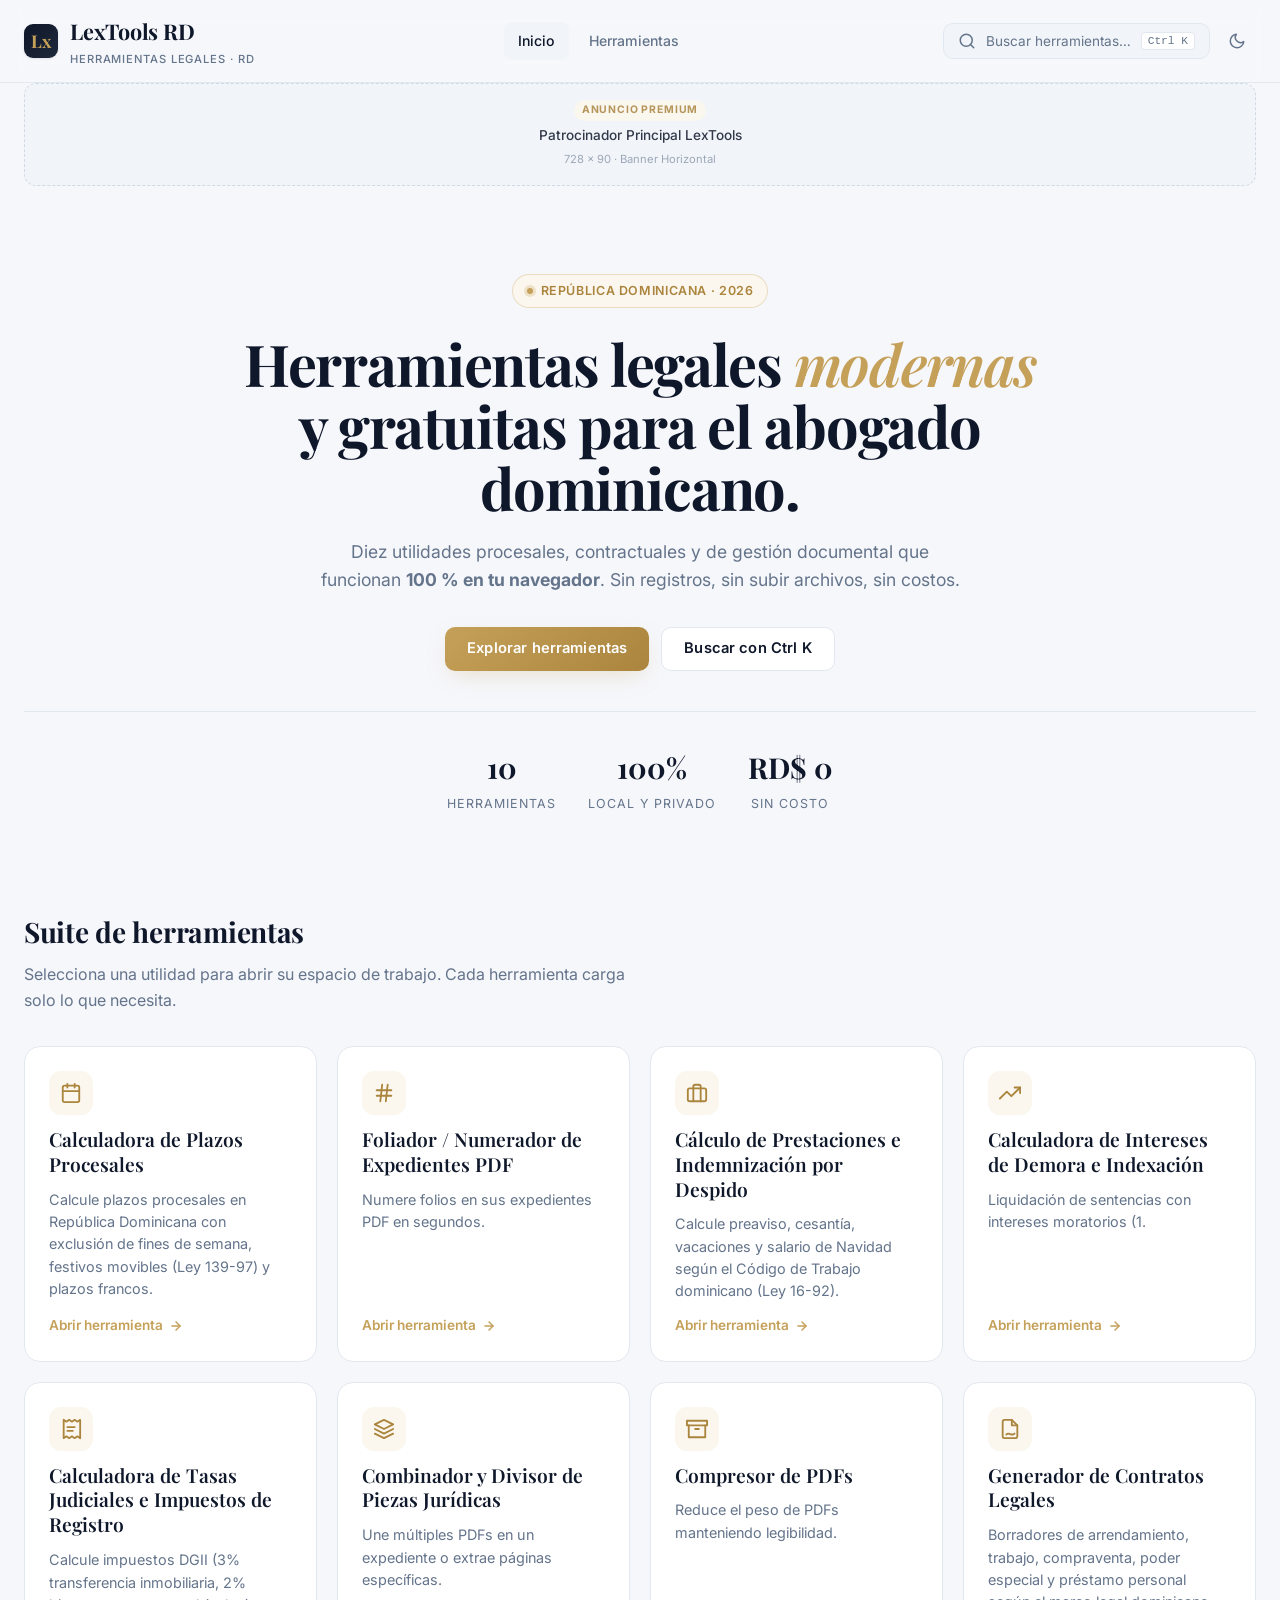
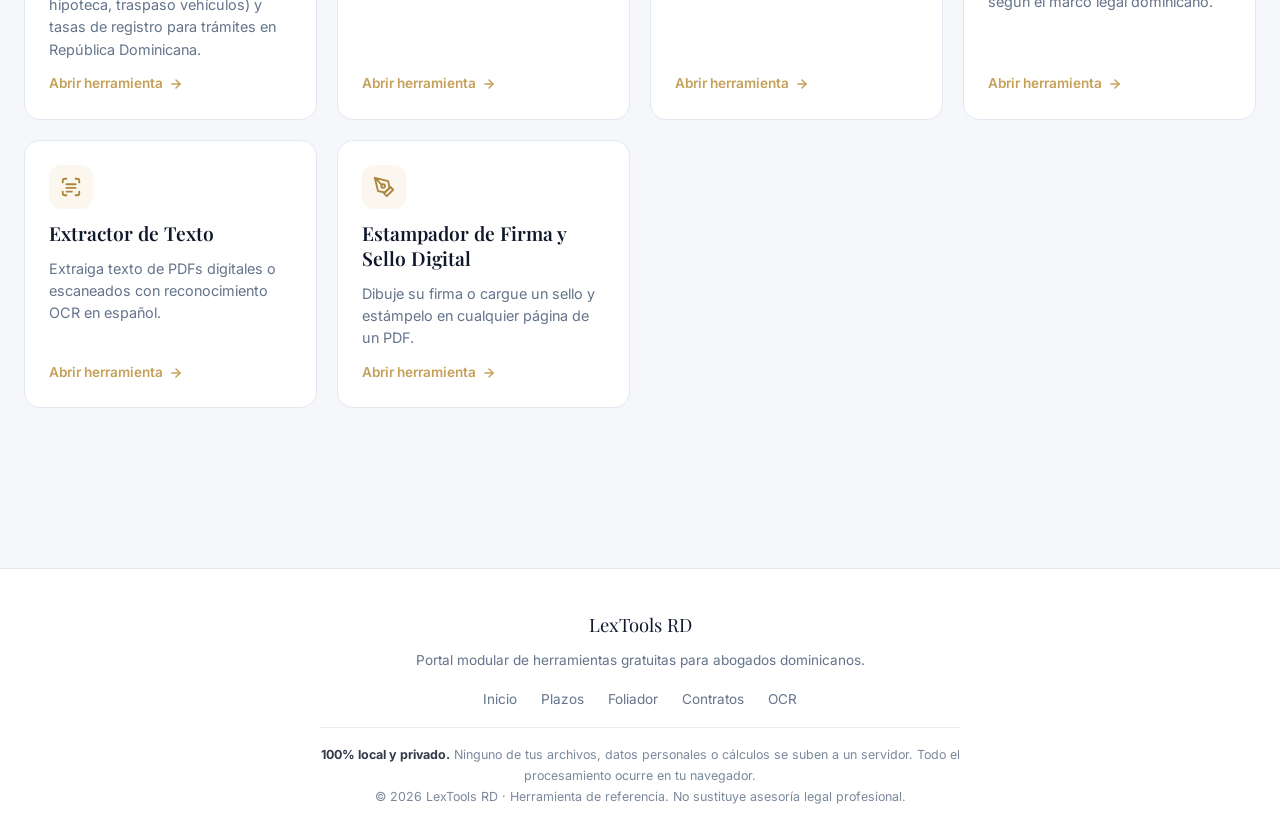
<file: index.html>
<!DOCTYPE html>
<html lang="es">
<head>
    <meta charset="UTF-8">
    <meta name="viewport" content="width=device-width, initial-scale=1.0">
    <title>LexTools RD · Portal de Herramientas Legales para Abogados Dominicanos</title>
    <meta name="description" content="Portal gratuito con 10 herramientas legales para abogados en República Dominicana: cómputo de plazos (Ley 139-97), foliador PDF, prestaciones laborales, contratos, OCR y más. 100% local.">
    <meta name="keywords" content="herramientas legales República Dominicana, abogados RD, cómputo plazos, foliador PDF, prestaciones laborales, contratos legales, LexTools">
    <meta name="author" content="LexTools RD">
    <meta name="robots" content="index,follow">

    <!-- Open Graph / Twitter -->
    <meta property="og:type" content="website">
    <meta property="og:title" content="LexTools RD · Portal de Herramientas Legales para Abogados Dominicanos">
    <meta property="og:description" content="Portal gratuito con 10 herramientas legales para abogados en República Dominicana: cómputo de plazos (Ley 139-97), foliador PDF, prestaciones laborales, contratos, OCR y más. 100% local.">
    <meta property="og:url" content="./">
    <meta property="og:site_name" content="LexTools RD">
    <meta property="og:locale" content="es_DO">
    <meta name="twitter:card" content="summary_large_image">
    <meta name="twitter:title" content="LexTools RD · Portal de Herramientas Legales para Abogados Dominicanos">
    <meta name="twitter:description" content="Portal gratuito con 10 herramientas legales para abogados en República Dominicana: cómputo de plazos (Ley 139-97), foliador PDF, prestaciones laborales, contratos, OCR y más. 100% local.">

    <link rel="canonical" href="./">
    <link rel="icon" type="image/svg+xml" href="favicon.svg">
    <link rel="stylesheet" href="css/styles.css">

    <!-- Dark mode sin flash -->
    <script>
        (function() {
            try {
                var t = localStorage.getItem('lex-theme');
                if (!t) t = window.matchMedia('(prefers-color-scheme: dark)').matches ? 'dark' : 'light';
                if (t === 'dark') document.documentElement.classList.add('dark');
            } catch(e) {}
        })();
    </script>

    
</head>
<body>

    <div class="app-container">
        <div class="ad-placeholder ad-zone-a">
            <span class="ad-badge">Anuncio Premium</span>
            <span class="ad-title">Patrocinador Principal LexTools</span>
            <span class="ad-size">728 × 90 · Banner Horizontal</span>
        </div>

        <section class="hero">
            <span class="hero-eyebrow"><span class="hero-eyebrow-dot"></span>República Dominicana · 2026</span>
            <h1>Herramientas legales <em>modernas</em> y gratuitas para el abogado dominicano.</h1>
            <p class="hero-sub">
                Diez utilidades procesales, contractuales y de gestión documental que funcionan
                <strong>100&nbsp;% en tu navegador</strong>. Sin registros, sin subir archivos, sin costos.
            </p>
            <div style="display:flex; gap:12px; justify-content:center; flex-wrap:wrap;">
                <a href="#herramientas" class="btn-primary btn-accent">Explorar herramientas</a>
                <button class="btn-secondary" data-action="open-palette">Buscar con Ctrl&nbsp;K</button>
            </div>
            <div class="hero-stats">
                <div class="hero-stat"><div class="hero-stat-value">10</div><div class="hero-stat-label">Herramientas</div></div>
                <div class="hero-stat"><div class="hero-stat-value">100%</div><div class="hero-stat-label">Local y privado</div></div>
                <div class="hero-stat"><div class="hero-stat-value">RD$&nbsp;0</div><div class="hero-stat-label">Sin costo</div></div>
            </div>
        </section>

        <section class="tools-section" id="herramientas">
            <h2 class="section-title">Suite de herramientas</h2>
            <p class="section-lead">Selecciona una utilidad para abrir su espacio de trabajo. Cada herramienta carga solo lo que necesita.</p>
            <div class="tools-grid">
                <a href="plazos.html" class="tool-card">
                    <span class="tool-card-icon"><svg width="22" height="22" viewBox="0 0 24 24" fill="none" stroke="currentColor" stroke-width="2" stroke-linecap="round" stroke-linejoin="round"><rect x="3" y="4" width="18" height="18" rx="2"/><line x1="16" y1="2" x2="16" y2="6"/><line x1="8" y1="2" x2="8" y2="6"/><line x1="3" y1="10" x2="21" y2="10"/></svg></span>
                    <h3>Calculadora de Plazos Procesales</h3>
                    <p>Calcule plazos procesales en República Dominicana con exclusión de fines de semana, festivos movibles (Ley 139-97) y plazos francos.</p>
                    <span class="tool-card-cta">
                        Abrir herramienta
                        <svg width="14" height="14" viewBox="0 0 24 24" fill="none" stroke="currentColor" stroke-width="2.5" stroke-linecap="round" stroke-linejoin="round"><line x1="5" y1="12" x2="19" y2="12"/><polyline points="12 5 19 12 12 19"/></svg>
                    </span>
                </a>
                <a href="foliador.html" class="tool-card">
                    <span class="tool-card-icon"><svg width="22" height="22" viewBox="0 0 24 24" fill="none" stroke="currentColor" stroke-width="2" stroke-linecap="round" stroke-linejoin="round"><line x1="4" y1="9" x2="20" y2="9"/><line x1="4" y1="15" x2="20" y2="15"/><line x1="10" y1="3" x2="8" y2="21"/><line x1="16" y1="3" x2="14" y2="21"/></svg></span>
                    <h3>Foliador / Numerador de Expedientes PDF</h3>
                    <p>Numere folios en sus expedientes PDF en segundos.</p>
                    <span class="tool-card-cta">
                        Abrir herramienta
                        <svg width="14" height="14" viewBox="0 0 24 24" fill="none" stroke="currentColor" stroke-width="2.5" stroke-linecap="round" stroke-linejoin="round"><line x1="5" y1="12" x2="19" y2="12"/><polyline points="12 5 19 12 12 19"/></svg>
                    </span>
                </a>
                <a href="prestaciones.html" class="tool-card">
                    <span class="tool-card-icon"><svg width="22" height="22" viewBox="0 0 24 24" fill="none" stroke="currentColor" stroke-width="2" stroke-linecap="round" stroke-linejoin="round"><rect x="2" y="7" width="20" height="14" rx="2"/><path d="M16 21V5a2 2 0 0 0-2-2h-4a2 2 0 0 0-2 2v16"/></svg></span>
                    <h3>Cálculo de Prestaciones e Indemnización por Despido</h3>
                    <p>Calcule preaviso, cesantía, vacaciones y salario de Navidad según el Código de Trabajo dominicano (Ley 16-92).</p>
                    <span class="tool-card-cta">
                        Abrir herramienta
                        <svg width="14" height="14" viewBox="0 0 24 24" fill="none" stroke="currentColor" stroke-width="2.5" stroke-linecap="round" stroke-linejoin="round"><line x1="5" y1="12" x2="19" y2="12"/><polyline points="12 5 19 12 12 19"/></svg>
                    </span>
                </a>
                <a href="intereses.html" class="tool-card">
                    <span class="tool-card-icon"><svg width="22" height="22" viewBox="0 0 24 24" fill="none" stroke="currentColor" stroke-width="2" stroke-linecap="round" stroke-linejoin="round"><polyline points="23 6 13.5 15.5 8.5 10.5 1 18"/><polyline points="17 6 23 6 23 12"/></svg></span>
                    <h3>Calculadora de Intereses de Demora e Indexación</h3>
                    <p>Liquidación de sentencias con intereses moratorios (1.</p>
                    <span class="tool-card-cta">
                        Abrir herramienta
                        <svg width="14" height="14" viewBox="0 0 24 24" fill="none" stroke="currentColor" stroke-width="2.5" stroke-linecap="round" stroke-linejoin="round"><line x1="5" y1="12" x2="19" y2="12"/><polyline points="12 5 19 12 12 19"/></svg>
                    </span>
                </a>
                <a href="tasas.html" class="tool-card">
                    <span class="tool-card-icon"><svg width="22" height="22" viewBox="0 0 24 24" fill="none" stroke="currentColor" stroke-width="2" stroke-linecap="round" stroke-linejoin="round"><path d="M4 2v20l3-2 3 2 3-2 3 2 3-2 3 2V2l-3 2-3-2-3 2-3-2-3 2z"/><line x1="8" y1="10" x2="16" y2="10"/><line x1="8" y1="14" x2="14" y2="14"/></svg></span>
                    <h3>Calculadora de Tasas Judiciales e Impuestos de Registro</h3>
                    <p>Calcule impuestos DGII (3% transferencia inmobiliaria, 2% hipoteca, traspaso vehículos) y tasas de registro para trámites en República Dominicana.</p>
                    <span class="tool-card-cta">
                        Abrir herramienta
                        <svg width="14" height="14" viewBox="0 0 24 24" fill="none" stroke="currentColor" stroke-width="2.5" stroke-linecap="round" stroke-linejoin="round"><line x1="5" y1="12" x2="19" y2="12"/><polyline points="12 5 19 12 12 19"/></svg>
                    </span>
                </a>
                <a href="combinador.html" class="tool-card">
                    <span class="tool-card-icon"><svg width="22" height="22" viewBox="0 0 24 24" fill="none" stroke="currentColor" stroke-width="2" stroke-linecap="round" stroke-linejoin="round"><polygon points="12 2 2 7 12 12 22 7 12 2"/><polyline points="2 17 12 22 22 17"/><polyline points="2 12 12 17 22 12"/></svg></span>
                    <h3>Combinador y Divisor de Piezas Jurídicas</h3>
                    <p>Une múltiples PDFs en un expediente o extrae páginas específicas.</p>
                    <span class="tool-card-cta">
                        Abrir herramienta
                        <svg width="14" height="14" viewBox="0 0 24 24" fill="none" stroke="currentColor" stroke-width="2.5" stroke-linecap="round" stroke-linejoin="round"><line x1="5" y1="12" x2="19" y2="12"/><polyline points="12 5 19 12 12 19"/></svg>
                    </span>
                </a>
                <a href="compresor.html" class="tool-card">
                    <span class="tool-card-icon"><svg width="22" height="22" viewBox="0 0 24 24" fill="none" stroke="currentColor" stroke-width="2" stroke-linecap="round" stroke-linejoin="round"><polyline points="21 8 21 21 3 21 3 8"/><rect x="1" y="3" width="22" height="5"/><line x1="10" y1="12" x2="14" y2="12"/></svg></span>
                    <h3>Compresor de PDFs</h3>
                    <p>Reduce el peso de PDFs manteniendo legibilidad.</p>
                    <span class="tool-card-cta">
                        Abrir herramienta
                        <svg width="14" height="14" viewBox="0 0 24 24" fill="none" stroke="currentColor" stroke-width="2.5" stroke-linecap="round" stroke-linejoin="round"><line x1="5" y1="12" x2="19" y2="12"/><polyline points="12 5 19 12 12 19"/></svg>
                    </span>
                </a>
                <a href="contratos.html" class="tool-card">
                    <span class="tool-card-icon"><svg width="22" height="22" viewBox="0 0 24 24" fill="none" stroke="currentColor" stroke-width="2" stroke-linecap="round" stroke-linejoin="round"><path d="M14 2H6a2 2 0 0 0-2 2v16a2 2 0 0 0 2 2h12a2 2 0 0 0 2-2V8z"/><polyline points="14 2 14 8 20 8"/><path d="M8 18s1-1 2-1 2 1 4 1 3-1 3-1"/></svg></span>
                    <h3>Generador de Contratos Legales</h3>
                    <p>Borradores de arrendamiento, trabajo, compraventa, poder especial y préstamo personal según el marco legal dominicano.</p>
                    <span class="tool-card-cta">
                        Abrir herramienta
                        <svg width="14" height="14" viewBox="0 0 24 24" fill="none" stroke="currentColor" stroke-width="2.5" stroke-linecap="round" stroke-linejoin="round"><line x1="5" y1="12" x2="19" y2="12"/><polyline points="12 5 19 12 12 19"/></svg>
                    </span>
                </a>
                <a href="ocr.html" class="tool-card">
                    <span class="tool-card-icon"><svg width="22" height="22" viewBox="0 0 24 24" fill="none" stroke="currentColor" stroke-width="2" stroke-linecap="round" stroke-linejoin="round"><path d="M3 7V5a2 2 0 0 1 2-2h2"/><path d="M17 3h2a2 2 0 0 1 2 2v2"/><path d="M21 17v2a2 2 0 0 1-2 2h-2"/><path d="M7 21H5a2 2 0 0 1-2-2v-2"/><line x1="7" y1="9" x2="17" y2="9"/><line x1="7" y1="13" x2="17" y2="13"/><line x1="7" y1="17" x2="13" y2="17"/></svg></span>
                    <h3>Extractor de Texto</h3>
                    <p>Extraiga texto de PDFs digitales o escaneados con reconocimiento OCR en español.</p>
                    <span class="tool-card-cta">
                        Abrir herramienta
                        <svg width="14" height="14" viewBox="0 0 24 24" fill="none" stroke="currentColor" stroke-width="2.5" stroke-linecap="round" stroke-linejoin="round"><line x1="5" y1="12" x2="19" y2="12"/><polyline points="12 5 19 12 12 19"/></svg>
                    </span>
                </a>
                <a href="firma.html" class="tool-card">
                    <span class="tool-card-icon"><svg width="22" height="22" viewBox="0 0 24 24" fill="none" stroke="currentColor" stroke-width="2" stroke-linecap="round" stroke-linejoin="round"><path d="M12 19l7-7 3 3-7 7-3-3z"/><path d="M18 13l-1.5-7.5L2 2l3.5 14.5L13 18l5-5z"/><path d="M2 2l7.586 7.586"/><circle cx="11" cy="11" r="2"/></svg></span>
                    <h3>Estampador de Firma y Sello Digital</h3>
                    <p>Dibuje su firma o cargue un sello y estámpelo en cualquier página de un PDF.</p>
                    <span class="tool-card-cta">
                        Abrir herramienta
                        <svg width="14" height="14" viewBox="0 0 24 24" fill="none" stroke="currentColor" stroke-width="2.5" stroke-linecap="round" stroke-linejoin="round"><line x1="5" y1="12" x2="19" y2="12"/><polyline points="12 5 19 12 12 19"/></svg>
                    </span>
                </a>
            </div>
        </section>
    </div>

    <script type="application/ld+json">{
        "@context": "https://schema.org",
        "@type": "WebApplication",
        "name": "LexTools RD",
        "applicationCategory": "LegalService",
        "operatingSystem": "Web",
        "description": "Portal gratuito de herramientas digitales para abogados en la República Dominicana.",
        "url": "./",
        "offers": {"@type": "Offer", "price": "0", "priceCurrency": "DOP"},
        "inLanguage": "es-DO"
    }</script>

    <script src="js/shared.js"></script>
    
</body>
</html>
</file>
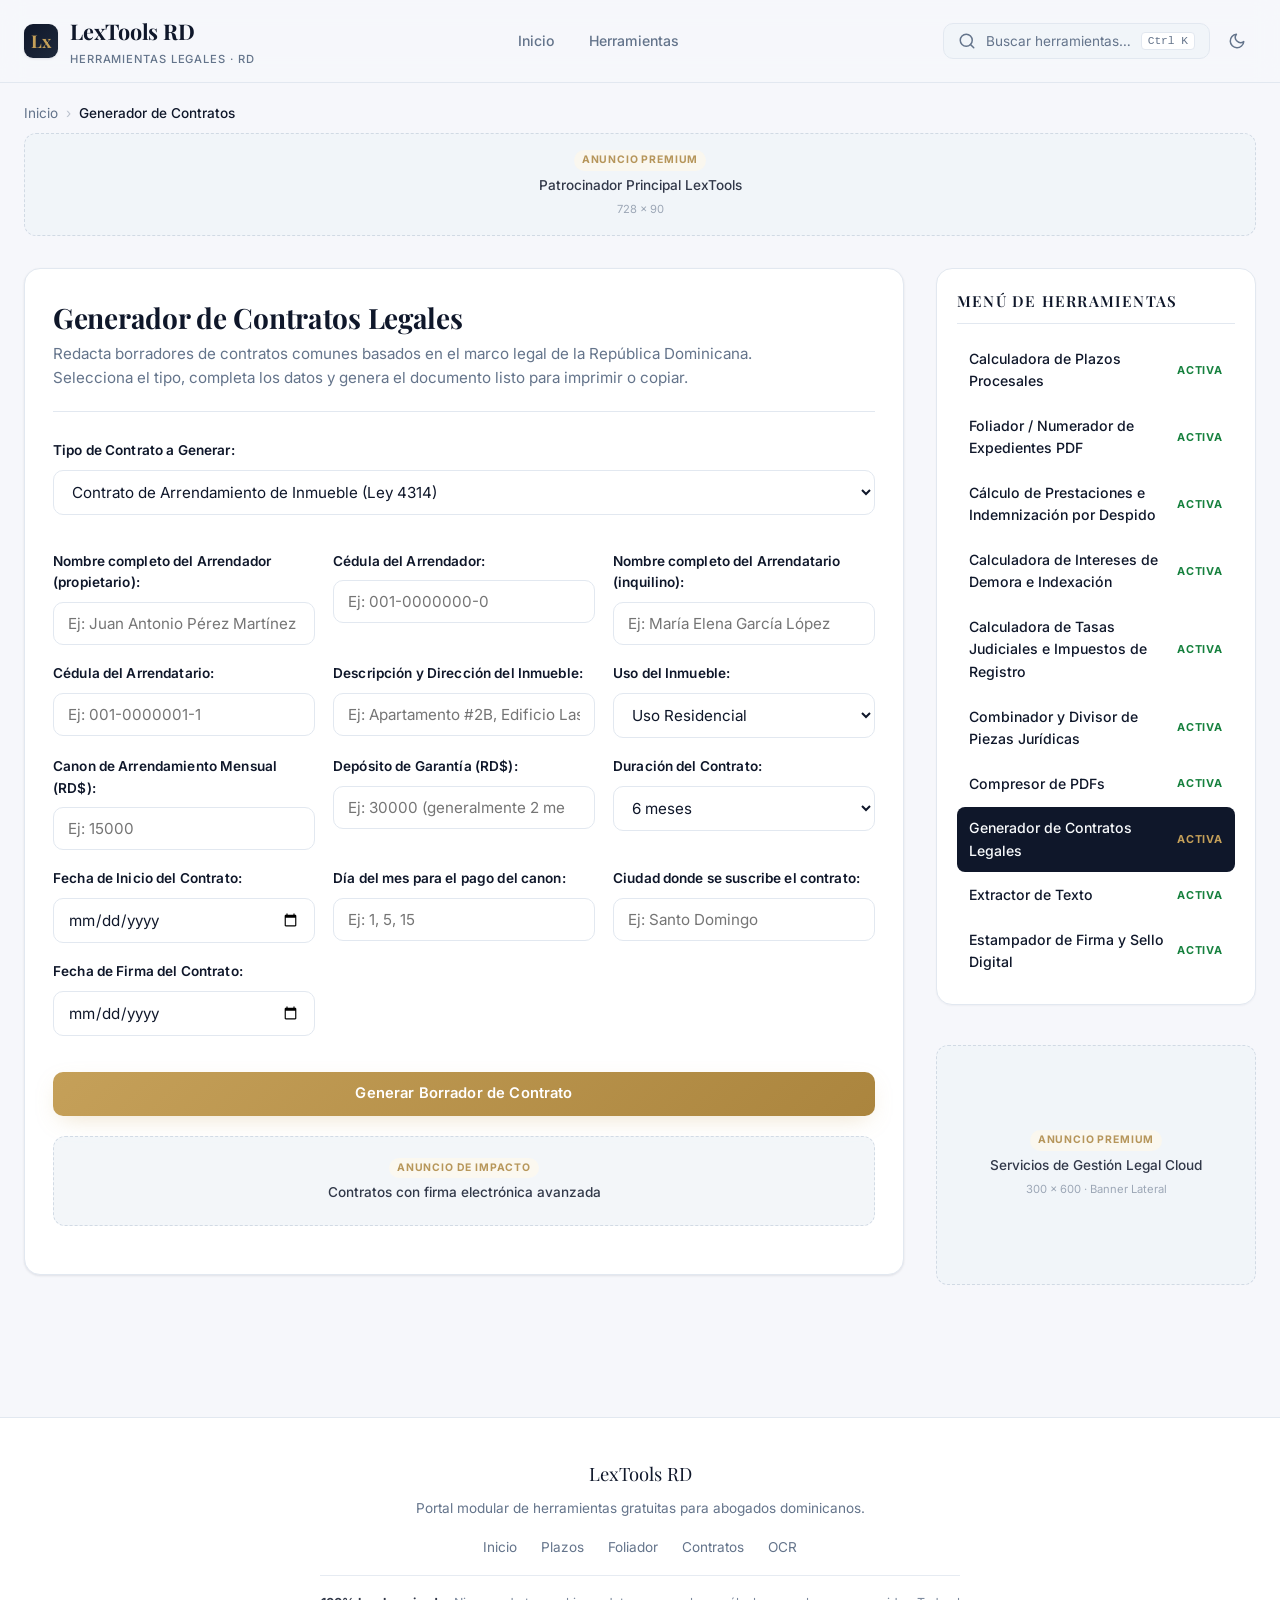
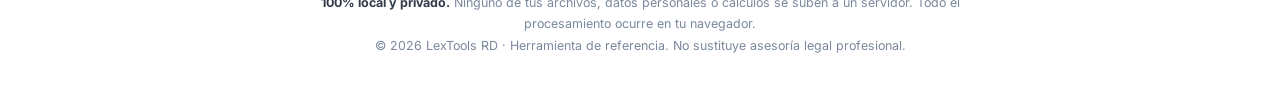
<file: contratos.html>
<!DOCTYPE html>
<html lang="es">
<head>
    <meta charset="UTF-8">
    <meta name="viewport" content="width=device-width, initial-scale=1.0">
    <title>Generador de Contratos Legales RD · Plantillas Gratuitas</title>
    <meta name="description" content="Borradores de arrendamiento, trabajo, compraventa, poder especial y préstamo personal según el marco legal dominicano. Descargue e imprima.">
    <meta name="keywords" content="contrato arrendamiento RD, plantilla contrato trabajo, poder especial notarial, Ley 4314">
    <meta name="author" content="LexTools RD">
    <meta name="robots" content="index,follow">

    <!-- Open Graph / Twitter -->
    <meta property="og:type" content="website">
    <meta property="og:title" content="Generador de Contratos Legales RD · Plantillas Gratuitas">
    <meta property="og:description" content="Borradores de arrendamiento, trabajo, compraventa, poder especial y préstamo personal según el marco legal dominicano. Descargue e imprima.">
    <meta property="og:url" content="./contratos.html">
    <meta property="og:site_name" content="LexTools RD">
    <meta property="og:locale" content="es_DO">
    <meta name="twitter:card" content="summary_large_image">
    <meta name="twitter:title" content="Generador de Contratos Legales RD · Plantillas Gratuitas">
    <meta name="twitter:description" content="Borradores de arrendamiento, trabajo, compraventa, poder especial y préstamo personal según el marco legal dominicano. Descargue e imprima.">

    <link rel="canonical" href="./contratos.html">
    <link rel="icon" type="image/svg+xml" href="favicon.svg">
    <link rel="stylesheet" href="css/styles.css">

    <!-- Dark mode sin flash -->
    <script>
        (function() {
            try {
                var t = localStorage.getItem('lex-theme');
                if (!t) t = window.matchMedia('(prefers-color-scheme: dark)').matches ? 'dark' : 'light';
                if (t === 'dark') document.documentElement.classList.add('dark');
            } catch(e) {}
        })();
    </script>

    
</head>
<body>

    <div class="app-container">
        <div class="ad-placeholder ad-zone-a">
            <span class="ad-badge">Anuncio Premium</span>
            <span class="ad-title">Patrocinador Principal LexTools</span>
            <span class="ad-size">728 × 90</span>
        </div>

        <main class="dashboard-layout">
            <section class="content-area">

                <div class="tool-container" id="tool-contratos">
                    <div class="tool-header">
                        <h2>Generador de Contratos Legales</h2>
                        <p>Redacta borradores de contratos comunes basados en el marco legal de la República Dominicana. Selecciona el tipo, completa los datos y genera el documento listo para imprimir o copiar.</p>
                    </div>
                    <div class="tool-body">
                        <div class="form-grid">
                            <div class="form-group form-full-width">
                                <label for="con-tipo-contrato">Tipo de Contrato a Generar:</label>
                                <select id="con-tipo-contrato">
                                    <option value="arrendamiento">Contrato de Arrendamiento de Inmueble (Ley 4314)</option>
                                    <option value="trabajo">Contrato de Trabajo por Tiempo Indefinido</option>
                                    <option value="compraventa-vehiculo">Compraventa de Vehículo de Motor</option>
                                    <option value="poder-especial">Poder Especial Notarial</option>
                                    <option value="prestamo-personal">Contrato de Préstamo Personal</option>
                                </select>
                            </div>
                        </div>

                        <div id="con-campos-dinamicos" class="form-grid" style="margin-top: 8px;"></div>

                        <button id="btn-generar-contrato" class="btn-primary btn-accent" style="margin-top: 8px;">
                            Generar Borrador de Contrato
                        </button>

                        <div class="ad-placeholder ad-zone-c">
                            <span class="ad-badge">Anuncio de Impacto</span>
                            <span class="ad-title">Contratos con firma electrónica avanzada</span>
                        </div>

                        <div id="con-preview-container" style="display:none; margin-top: 24px;">
                            <div style="display:flex; justify-content:space-between; align-items:center; margin-bottom:16px; flex-wrap:wrap; gap:12px;">
                                <h3 style="margin:0; font-family:'Playfair Display',serif; color:var(--primary);">Borrador de Contrato Generado</h3>
                                <div style="display:flex; gap:10px; flex-wrap:wrap;">
                                    <button id="btn-imprimir-contrato" class="btn-secondary" style="padding: 10px 18px; font-size: 0.85rem;">
                                        Imprimir / Guardar como PDF
                                    </button>
                                    <button id="btn-copiar-contrato" class="btn-secondary" style="padding: 10px 18px; font-size: 0.85rem;">
                                        Copiar al Portapapeles
                                    </button>
                                </div>
                            </div>
                            <div id="con-preview-area" style="background:#fff; color:#1a1a2e; border: 1px solid var(--border); border-radius: 12px; padding: 48px; font-family: 'EB Garamond', Georgia, serif; font-size: 1rem; line-height: 1.8; box-shadow: var(--shadow-md);"></div>
                        </div>
                    </div>
                </div>

            </section>
            <aside class="sidebar-area">
                <div class="sidebar-card">
                    <h3 class="sidebar-title">Menú de herramientas</h3>
                    <ul class="tool-nav-list">
                        <li>
                            <a href="plazos.html" >
                                <span>Calculadora de Plazos Procesales</span>
                                <span class="tool-status">Activa</span>
                            </a>
                        </li>
                        <li>
                            <a href="foliador.html" >
                                <span>Foliador / Numerador de Expedientes PDF</span>
                                <span class="tool-status">Activa</span>
                            </a>
                        </li>
                        <li>
                            <a href="prestaciones.html" >
                                <span>Cálculo de Prestaciones e Indemnización por Despido</span>
                                <span class="tool-status">Activa</span>
                            </a>
                        </li>
                        <li>
                            <a href="intereses.html" >
                                <span>Calculadora de Intereses de Demora e Indexación</span>
                                <span class="tool-status">Activa</span>
                            </a>
                        </li>
                        <li>
                            <a href="tasas.html" >
                                <span>Calculadora de Tasas Judiciales e Impuestos de Registro</span>
                                <span class="tool-status">Activa</span>
                            </a>
                        </li>
                        <li>
                            <a href="combinador.html" >
                                <span>Combinador y Divisor de Piezas Jurídicas</span>
                                <span class="tool-status">Activa</span>
                            </a>
                        </li>
                        <li>
                            <a href="compresor.html" >
                                <span>Compresor de PDFs</span>
                                <span class="tool-status">Activa</span>
                            </a>
                        </li>
                        <li>
                            <a href="contratos.html" aria-current="page">
                                <span>Generador de Contratos Legales</span>
                                <span class="tool-status">Activa</span>
                            </a>
                        </li>
                        <li>
                            <a href="ocr.html" >
                                <span>Extractor de Texto</span>
                                <span class="tool-status">Activa</span>
                            </a>
                        </li>
                        <li>
                            <a href="firma.html" >
                                <span>Estampador de Firma y Sello Digital</span>
                                <span class="tool-status">Activa</span>
                            </a>
                        </li>
                    </ul>
                </div>
                <div class="ad-placeholder ad-zone-b">
                    <span class="ad-badge">Anuncio Premium</span>
                    <span class="ad-title">Servicios de Gestión Legal Cloud</span>
                    <span class="ad-size">300 × 600 · Banner Lateral</span>
                </div>
            </aside>
        </main>
    </div>

    <script type="application/ld+json">{
        "@context": "https://schema.org",
        "@type": "SoftwareApplication",
        "name": "Generador de Contratos Legales",
        "applicationCategory": "LegalService",
        "operatingSystem": "Web",
        "description": "Borradores de arrendamiento, trabajo, compraventa, poder especial y préstamo personal según el marco legal dominicano. Descargue e imprima.",
        "offers": {"@type": "Offer", "price": "0", "priceCurrency": "DOP"},
        "isPartOf": {"@type": "WebSite", "name": "LexTools RD", "url": "./"}
    }</script>

    <script src="js/shared.js"></script>
        <script src="js/contratos.js"></script>
</body>
</html>
</file>
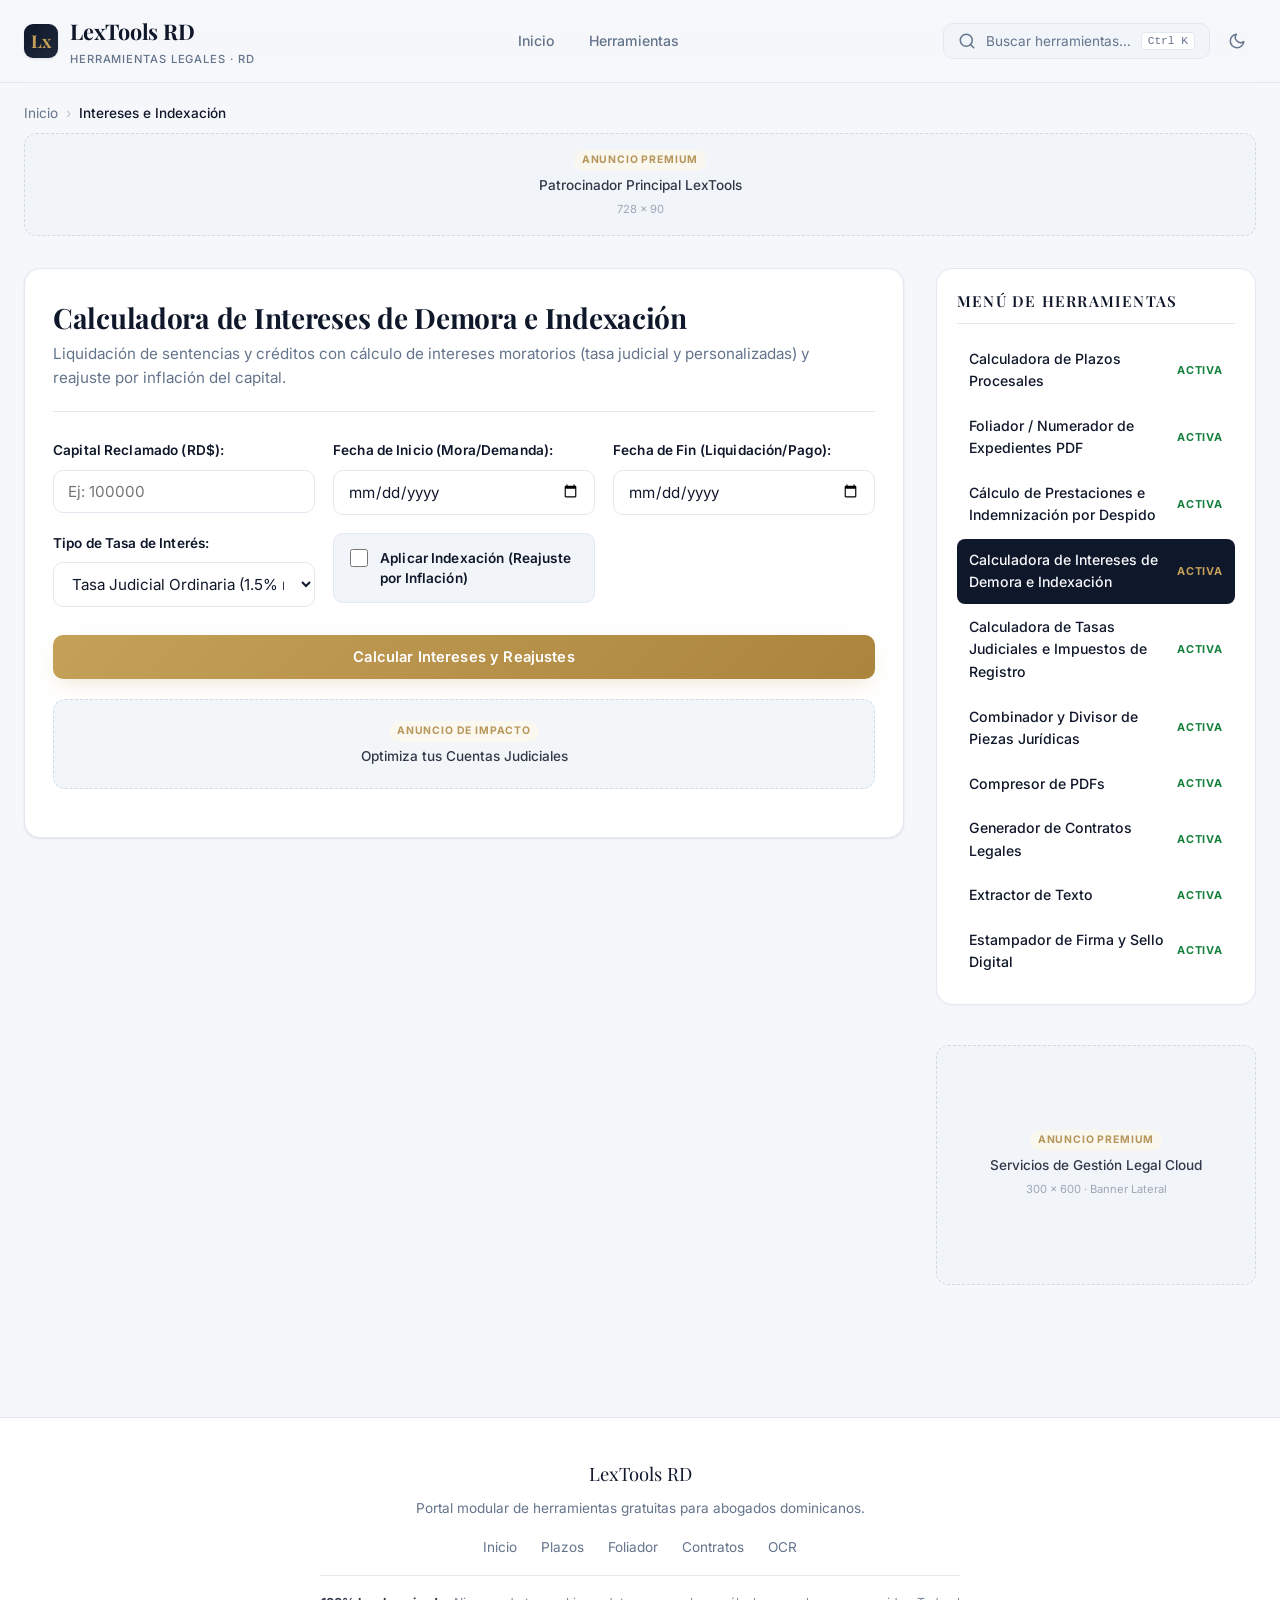
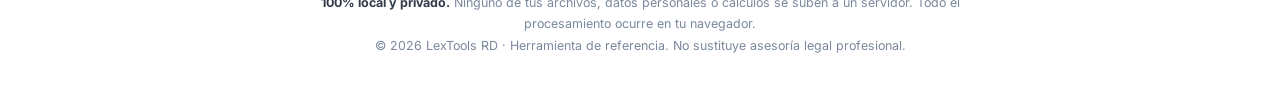
<file: intereses.html>
<!DOCTYPE html>
<html lang="es">
<head>
    <meta charset="UTF-8">
    <meta name="viewport" content="width=device-width, initial-scale=1.0">
    <title>Calculadora de Intereses Judiciales e Indexación RD · LexTools</title>
    <meta name="description" content="Liquidación de sentencias con intereses moratorios (1.5% mensual judicial) e indexación por inflación de capital en República Dominicana.">
    <meta name="keywords" content="intereses de demora, indexación monetaria, tasa judicial RD, liquidación sentencia">
    <meta name="author" content="LexTools RD">
    <meta name="robots" content="index,follow">

    <!-- Open Graph / Twitter -->
    <meta property="og:type" content="website">
    <meta property="og:title" content="Calculadora de Intereses Judiciales e Indexación RD · LexTools">
    <meta property="og:description" content="Liquidación de sentencias con intereses moratorios (1.5% mensual judicial) e indexación por inflación de capital en República Dominicana.">
    <meta property="og:url" content="./intereses.html">
    <meta property="og:site_name" content="LexTools RD">
    <meta property="og:locale" content="es_DO">
    <meta name="twitter:card" content="summary_large_image">
    <meta name="twitter:title" content="Calculadora de Intereses Judiciales e Indexación RD · LexTools">
    <meta name="twitter:description" content="Liquidación de sentencias con intereses moratorios (1.5% mensual judicial) e indexación por inflación de capital en República Dominicana.">

    <link rel="canonical" href="./intereses.html">
    <link rel="icon" type="image/svg+xml" href="favicon.svg">
    <link rel="stylesheet" href="css/styles.css">

    <!-- Dark mode sin flash -->
    <script>
        (function() {
            try {
                var t = localStorage.getItem('lex-theme');
                if (!t) t = window.matchMedia('(prefers-color-scheme: dark)').matches ? 'dark' : 'light';
                if (t === 'dark') document.documentElement.classList.add('dark');
            } catch(e) {}
        })();
    </script>

    
</head>
<body>

    <div class="app-container">
        <div class="ad-placeholder ad-zone-a">
            <span class="ad-badge">Anuncio Premium</span>
            <span class="ad-title">Patrocinador Principal LexTools</span>
            <span class="ad-size">728 × 90</span>
        </div>

        <main class="dashboard-layout">
            <section class="content-area">

                <div class="tool-container" id="tool-intereses">
                    <div class="tool-header">
                        <h2>Calculadora de Intereses de Demora e Indexación</h2>
                        <p>Liquidación de sentencias y créditos con cálculo de intereses moratorios (tasa judicial y personalizadas) y reajuste por inflación del capital.</p>
                    </div>
                    <div class="tool-body">
                        <div class="form-grid">
                            <div class="form-group">
                                <label for="int-capital">Capital Reclamado (RD$):</label>
                                <input type="number" id="int-capital" placeholder="Ej: 100000" min="1" required>
                            </div>
                            <div class="form-group">
                                <label for="int-inicio">Fecha de Inicio (Mora/Demanda):</label>
                                <input type="date" id="int-inicio" required>
                            </div>
                            <div class="form-group">
                                <label for="int-fin">Fecha de Fin (Liquidación/Pago):</label>
                                <input type="date" id="int-fin" required>
                            </div>
                            <div class="form-group">
                                <label for="int-tipo-tasa">Tipo de Tasa de Interés:</label>
                                <select id="int-tipo-tasa">
                                    <option value="judicial">Tasa Judicial Ordinaria (1.5% mensual / 18% anual)</option>
                                    <option value="anual-manual">Tasa Anual Personalizada (%)</option>
                                    <option value="mensual-manual">Tasa Mensual Personalizada (%)</option>
                                </select>
                            </div>
                            <div class="form-group" id="int-tasa-manual-container" style="display:none;">
                                <label for="int-tasa-valor">Tasa (%):</label>
                                <input type="number" id="int-tasa-valor" step="0.01" value="12">
                            </div>
                            <div class="form-group">
                                <label class="checkbox-group">
                                    <input type="checkbox" id="int-indexar">
                                    <span>Aplicar Indexación (Reajuste por Inflación)</span>
                                </label>
                            </div>
                            <div class="form-group form-full-width" id="int-inflacion-container" style="display:none;">
                                <label for="int-inflacion-valor">Tasa de Inflación Anual Estimada (%):</label>
                                <input type="number" id="int-inflacion-valor" step="0.1" value="4.5">
                            </div>
                        </div>

                        <button id="btn-calcular-intereses" class="btn-primary btn-accent">
                            Calcular Intereses y Reajustes
                        </button>

                        <div class="ad-placeholder ad-zone-c">
                            <span class="ad-badge">Anuncio de Impacto</span>
                            <span class="ad-title">Optimiza tus Cuentas Judiciales</span>
                        </div>

                        <div id="intereses-results" class="results-card">
                            <h3>Liquidación de Capital e Intereses</h3>
                            <div class="result-main">
                                <div class="result-value-box">
                                    <div class="result-label">Total Liquidado a la Fecha</div>
                                    <div id="res-int-total" class="result-value">-</div>
                                </div>
                            </div>
                            <ul class="result-detail-list">
                                <li><span class="result-detail-label">Capital Original:</span><span id="res-int-capital" class="result-detail-val">-</span></li>
                                <li><span class="result-detail-label">Tiempo Transcurrido:</span><span id="res-int-dias" class="result-detail-val">-</span></li>
                                <li><span class="result-detail-label">Intereses de Demora:</span><span id="res-int-intereses" class="result-detail-val">-</span></li>
                                <li id="res-int-indexacion-container" style="display:none; flex-direction:column; align-items:flex-start; gap:4px;">
                                    <div style="display:flex; justify-content:space-between; width:100%;">
                                        <span class="result-detail-label">Indexación por Inflación:</span>
                                        <span id="res-int-indexacion" class="result-detail-val">-</span>
                                    </div>
                                    <span id="res-int-indexacion-desc" style="color: var(--text-muted); font-size: 0.75rem;"></span>
                                </li>
                                <li><span class="result-detail-label">Tasa Aplicada:</span><span id="res-int-tasa-desc" class="result-detail-val" style="font-size: 0.85rem; color: var(--text-muted);">-</span></li>
                            </ul>
                        </div>
                    </div>
                </div>

            </section>
            <aside class="sidebar-area">
                <div class="sidebar-card">
                    <h3 class="sidebar-title">Menú de herramientas</h3>
                    <ul class="tool-nav-list">
                        <li>
                            <a href="plazos.html" >
                                <span>Calculadora de Plazos Procesales</span>
                                <span class="tool-status">Activa</span>
                            </a>
                        </li>
                        <li>
                            <a href="foliador.html" >
                                <span>Foliador / Numerador de Expedientes PDF</span>
                                <span class="tool-status">Activa</span>
                            </a>
                        </li>
                        <li>
                            <a href="prestaciones.html" >
                                <span>Cálculo de Prestaciones e Indemnización por Despido</span>
                                <span class="tool-status">Activa</span>
                            </a>
                        </li>
                        <li>
                            <a href="intereses.html" aria-current="page">
                                <span>Calculadora de Intereses de Demora e Indexación</span>
                                <span class="tool-status">Activa</span>
                            </a>
                        </li>
                        <li>
                            <a href="tasas.html" >
                                <span>Calculadora de Tasas Judiciales e Impuestos de Registro</span>
                                <span class="tool-status">Activa</span>
                            </a>
                        </li>
                        <li>
                            <a href="combinador.html" >
                                <span>Combinador y Divisor de Piezas Jurídicas</span>
                                <span class="tool-status">Activa</span>
                            </a>
                        </li>
                        <li>
                            <a href="compresor.html" >
                                <span>Compresor de PDFs</span>
                                <span class="tool-status">Activa</span>
                            </a>
                        </li>
                        <li>
                            <a href="contratos.html" >
                                <span>Generador de Contratos Legales</span>
                                <span class="tool-status">Activa</span>
                            </a>
                        </li>
                        <li>
                            <a href="ocr.html" >
                                <span>Extractor de Texto</span>
                                <span class="tool-status">Activa</span>
                            </a>
                        </li>
                        <li>
                            <a href="firma.html" >
                                <span>Estampador de Firma y Sello Digital</span>
                                <span class="tool-status">Activa</span>
                            </a>
                        </li>
                    </ul>
                </div>
                <div class="ad-placeholder ad-zone-b">
                    <span class="ad-badge">Anuncio Premium</span>
                    <span class="ad-title">Servicios de Gestión Legal Cloud</span>
                    <span class="ad-size">300 × 600 · Banner Lateral</span>
                </div>
            </aside>
        </main>
    </div>

    <script type="application/ld+json">{
        "@context": "https://schema.org",
        "@type": "SoftwareApplication",
        "name": "Calculadora de Intereses de Demora e Indexación",
        "applicationCategory": "LegalService",
        "operatingSystem": "Web",
        "description": "Liquidación de sentencias con intereses moratorios (1.5% mensual judicial) e indexación por inflación de capital en República Dominicana.",
        "offers": {"@type": "Offer", "price": "0", "priceCurrency": "DOP"},
        "isPartOf": {"@type": "WebSite", "name": "LexTools RD", "url": "./"}
    }</script>

    <script src="js/shared.js"></script>
        <script src="js/intereses.js"></script>
</body>
</html>
</file>
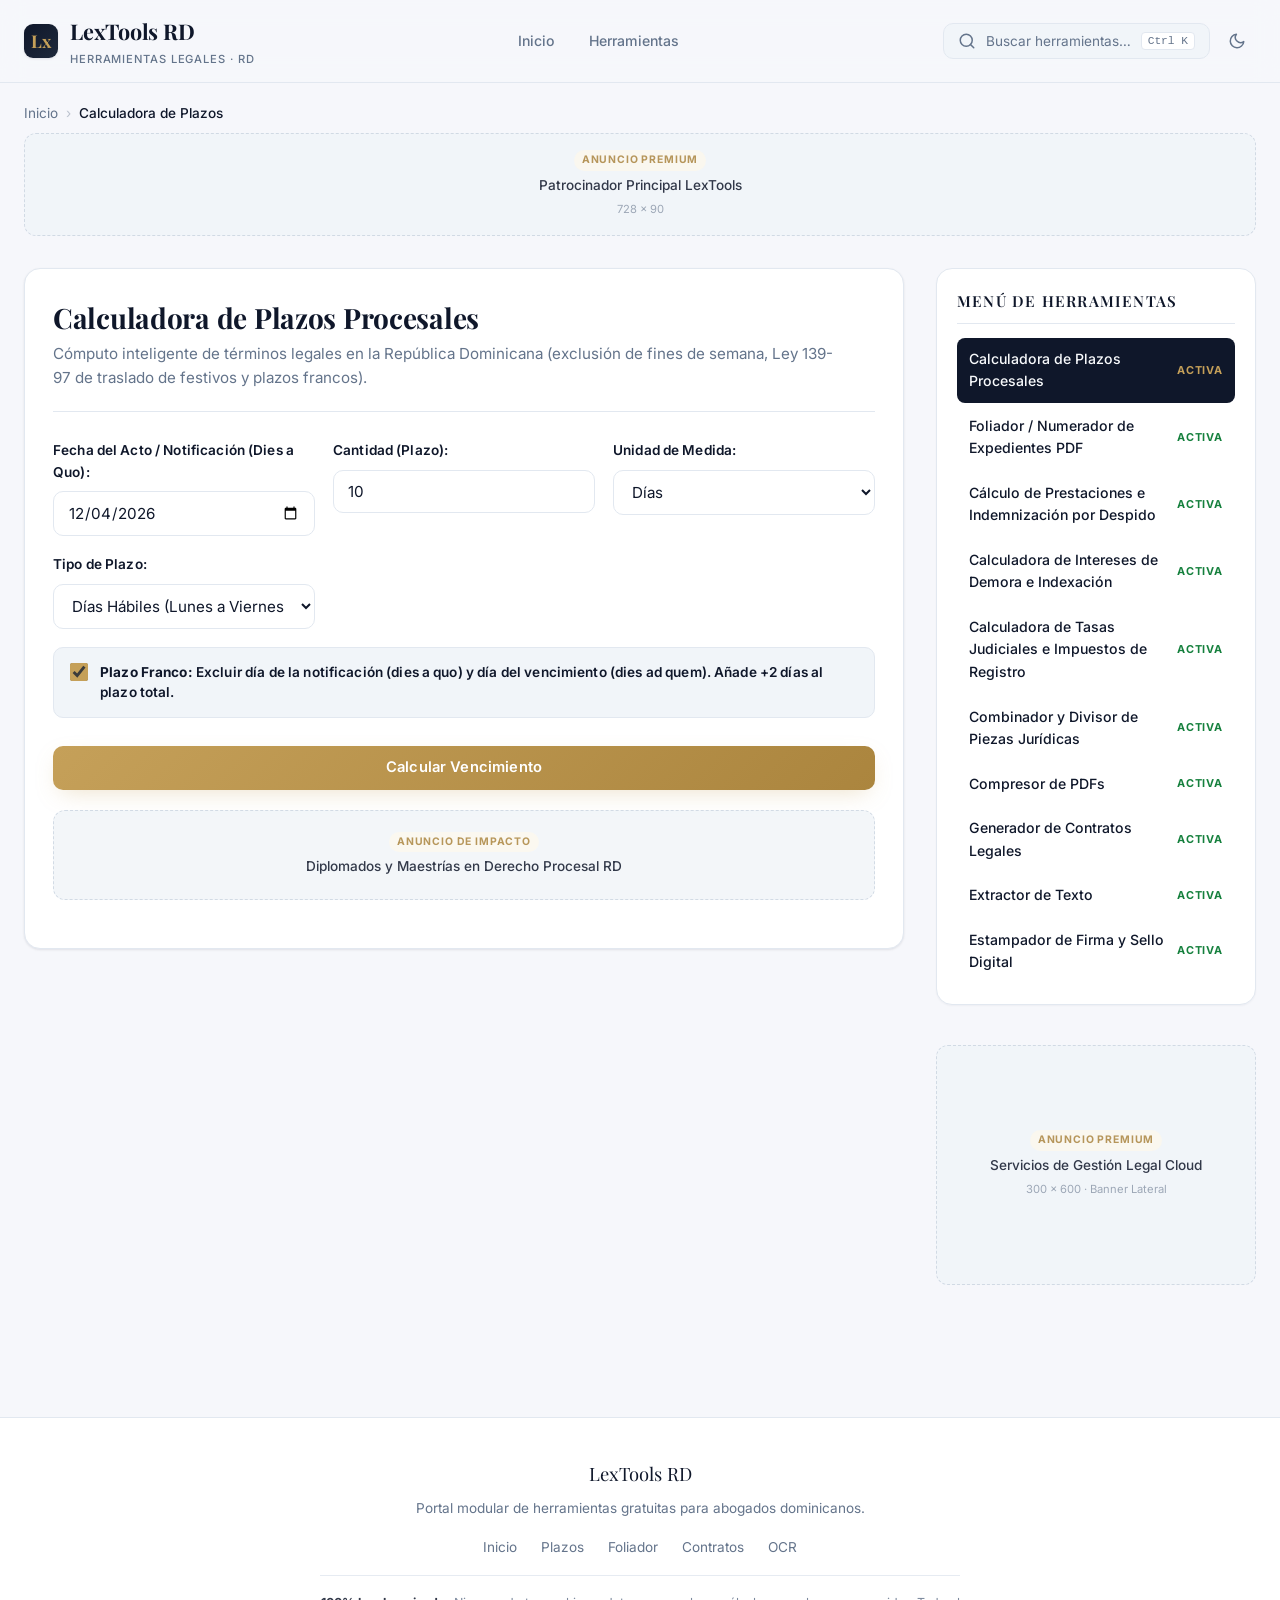
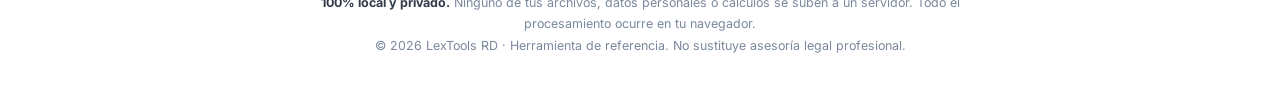
<file: plazos.html>
<!DOCTYPE html>
<html lang="es">
<head>
    <meta charset="UTF-8">
    <meta name="viewport" content="width=device-width, initial-scale=1.0">
    <title>Calculadora de Plazos Procesales RD (Ley 139-97) · LexTools</title>
    <meta name="description" content="Calcule plazos procesales en República Dominicana con exclusión de fines de semana, festivos movibles (Ley 139-97) y plazos francos. Gratis y 100% local.">
    <meta name="keywords" content="cómputo de plazos, plazos procesales República Dominicana, Ley 139-97, dies a quo, plazo franco">
    <meta name="author" content="LexTools RD">
    <meta name="robots" content="index,follow">

    <!-- Open Graph / Twitter -->
    <meta property="og:type" content="website">
    <meta property="og:title" content="Calculadora de Plazos Procesales RD (Ley 139-97) · LexTools">
    <meta property="og:description" content="Calcule plazos procesales en República Dominicana con exclusión de fines de semana, festivos movibles (Ley 139-97) y plazos francos. Gratis y 100% local.">
    <meta property="og:url" content="./plazos.html">
    <meta property="og:site_name" content="LexTools RD">
    <meta property="og:locale" content="es_DO">
    <meta name="twitter:card" content="summary_large_image">
    <meta name="twitter:title" content="Calculadora de Plazos Procesales RD (Ley 139-97) · LexTools">
    <meta name="twitter:description" content="Calcule plazos procesales en República Dominicana con exclusión de fines de semana, festivos movibles (Ley 139-97) y plazos francos. Gratis y 100% local.">

    <link rel="canonical" href="./plazos.html">
    <link rel="icon" type="image/svg+xml" href="favicon.svg">
    <link rel="stylesheet" href="css/styles.css">

    <!-- Dark mode sin flash -->
    <script>
        (function() {
            try {
                var t = localStorage.getItem('lex-theme');
                if (!t) t = window.matchMedia('(prefers-color-scheme: dark)').matches ? 'dark' : 'light';
                if (t === 'dark') document.documentElement.classList.add('dark');
            } catch(e) {}
        })();
    </script>

    
</head>
<body>

    <div class="app-container">
        <div class="ad-placeholder ad-zone-a">
            <span class="ad-badge">Anuncio Premium</span>
            <span class="ad-title">Patrocinador Principal LexTools</span>
            <span class="ad-size">728 × 90</span>
        </div>

        <main class="dashboard-layout">
            <section class="content-area">

                <div class="tool-container" id="tool-plazos">
                    <div class="tool-header">
                        <h2>Calculadora de Plazos Procesales</h2>
                        <p>Cómputo inteligente de términos legales en la República Dominicana (exclusión de fines de semana, Ley 139-97 de traslado de festivos y plazos francos).</p>
                    </div>
                    <div class="tool-body">
                        <div class="form-grid">
                            <div class="form-group">
                                <label for="fecha-inicio">Fecha del Acto / Notificación (Dies a Quo):</label>
                                <input type="date" id="fecha-inicio" required>
                            </div>
                            <div class="form-group">
                                <label for="plazo-cantidad">Cantidad (Plazo):</label>
                                <input type="number" id="plazo-cantidad" value="10" min="1" required>
                            </div>
                            <div class="form-group">
                                <label for="plazo-unidad">Unidad de Medida:</label>
                                <select id="plazo-unidad">
                                    <option value="dias">Días</option>
                                    <option value="meses">Meses</option>
                                </select>
                            </div>
                            <div class="form-group">
                                <label for="plazo-tipo">Tipo de Plazo:</label>
                                <select id="plazo-tipo">
                                    <option value="habiles">Días Hábiles (Lunes a Viernes no festivos)</option>
                                    <option value="naturales">Días Naturales / Calendario</option>
                                </select>
                            </div>
                            <div class="form-group form-full-width">
                                <label class="checkbox-group">
                                    <input type="checkbox" id="plazo-franco" checked>
                                    <span><strong>Plazo Franco:</strong> Excluir día de la notificación (dies a quo) y día del vencimiento (dies ad quem). Añade +2 días al plazo total.</span>
                                </label>
                            </div>
                        </div>

                        <button id="btn-calcular-plazos" class="btn-primary btn-accent">
                            Calcular Vencimiento
                        </button>

                        <div class="ad-placeholder ad-zone-c">
                            <span class="ad-badge">Anuncio de Impacto</span>
                            <span class="ad-title">Diplomados y Maestrías en Derecho Procesal RD</span>
                        </div>

                        <div id="plazos-results" class="results-card">
                            <h3>Resultado del Cómputo Procesal</h3>
                            <div class="result-main">
                                <div class="result-value-box">
                                    <div class="result-label">Fecha de Vencimiento Ordinaria</div>
                                    <div id="res-vencimiento" class="result-value">-</div>
                                </div>
                                <div id="res-franco-detalle" class="result-value-box grace-day" style="display:none;"></div>
                            </div>
                            <ul class="result-detail-list">
                                <li><span class="result-detail-label">Fecha de Inicio (Notificación):</span><span id="res-fecha-inicio" class="result-detail-val">-</span></li>
                                <li><span class="result-detail-label">Plazo Solicitado:</span><span id="res-plazo-solicitado" class="result-detail-val">-</span></li>
                                <li><span class="result-detail-label">Cálculo de Horas Límite:</span><span class="result-detail-val">El plazo expira a las 11:59 PM (digital) o al cierre de secretaría.</span></li>
                            </ul>
                            <div class="calendar-log">
                                <div class="calendar-log-title">Desglose paso a paso del calendario aplicado:</div>
                                <div id="plazos-log-list" class="calendar-log-list"></div>
                            </div>
                        </div>
                    </div>
                </div>

            </section>
            <aside class="sidebar-area">
                <div class="sidebar-card">
                    <h3 class="sidebar-title">Menú de herramientas</h3>
                    <ul class="tool-nav-list">
                        <li>
                            <a href="plazos.html" aria-current="page">
                                <span>Calculadora de Plazos Procesales</span>
                                <span class="tool-status">Activa</span>
                            </a>
                        </li>
                        <li>
                            <a href="foliador.html" >
                                <span>Foliador / Numerador de Expedientes PDF</span>
                                <span class="tool-status">Activa</span>
                            </a>
                        </li>
                        <li>
                            <a href="prestaciones.html" >
                                <span>Cálculo de Prestaciones e Indemnización por Despido</span>
                                <span class="tool-status">Activa</span>
                            </a>
                        </li>
                        <li>
                            <a href="intereses.html" >
                                <span>Calculadora de Intereses de Demora e Indexación</span>
                                <span class="tool-status">Activa</span>
                            </a>
                        </li>
                        <li>
                            <a href="tasas.html" >
                                <span>Calculadora de Tasas Judiciales e Impuestos de Registro</span>
                                <span class="tool-status">Activa</span>
                            </a>
                        </li>
                        <li>
                            <a href="combinador.html" >
                                <span>Combinador y Divisor de Piezas Jurídicas</span>
                                <span class="tool-status">Activa</span>
                            </a>
                        </li>
                        <li>
                            <a href="compresor.html" >
                                <span>Compresor de PDFs</span>
                                <span class="tool-status">Activa</span>
                            </a>
                        </li>
                        <li>
                            <a href="contratos.html" >
                                <span>Generador de Contratos Legales</span>
                                <span class="tool-status">Activa</span>
                            </a>
                        </li>
                        <li>
                            <a href="ocr.html" >
                                <span>Extractor de Texto</span>
                                <span class="tool-status">Activa</span>
                            </a>
                        </li>
                        <li>
                            <a href="firma.html" >
                                <span>Estampador de Firma y Sello Digital</span>
                                <span class="tool-status">Activa</span>
                            </a>
                        </li>
                    </ul>
                </div>
                <div class="ad-placeholder ad-zone-b">
                    <span class="ad-badge">Anuncio Premium</span>
                    <span class="ad-title">Servicios de Gestión Legal Cloud</span>
                    <span class="ad-size">300 × 600 · Banner Lateral</span>
                </div>
            </aside>
        </main>
    </div>

    <script type="application/ld+json">{
        "@context": "https://schema.org",
        "@type": "SoftwareApplication",
        "name": "Calculadora de Plazos Procesales",
        "applicationCategory": "LegalService",
        "operatingSystem": "Web",
        "description": "Calcule plazos procesales en República Dominicana con exclusión de fines de semana, festivos movibles (Ley 139-97) y plazos francos. Gratis y 100% local.",
        "offers": {"@type": "Offer", "price": "0", "priceCurrency": "DOP"},
        "isPartOf": {"@type": "WebSite", "name": "LexTools RD", "url": "./"}
    }</script>

    <script src="js/shared.js"></script>
        <script src="js/plazos.js"></script>
</body>
</html>
</file>
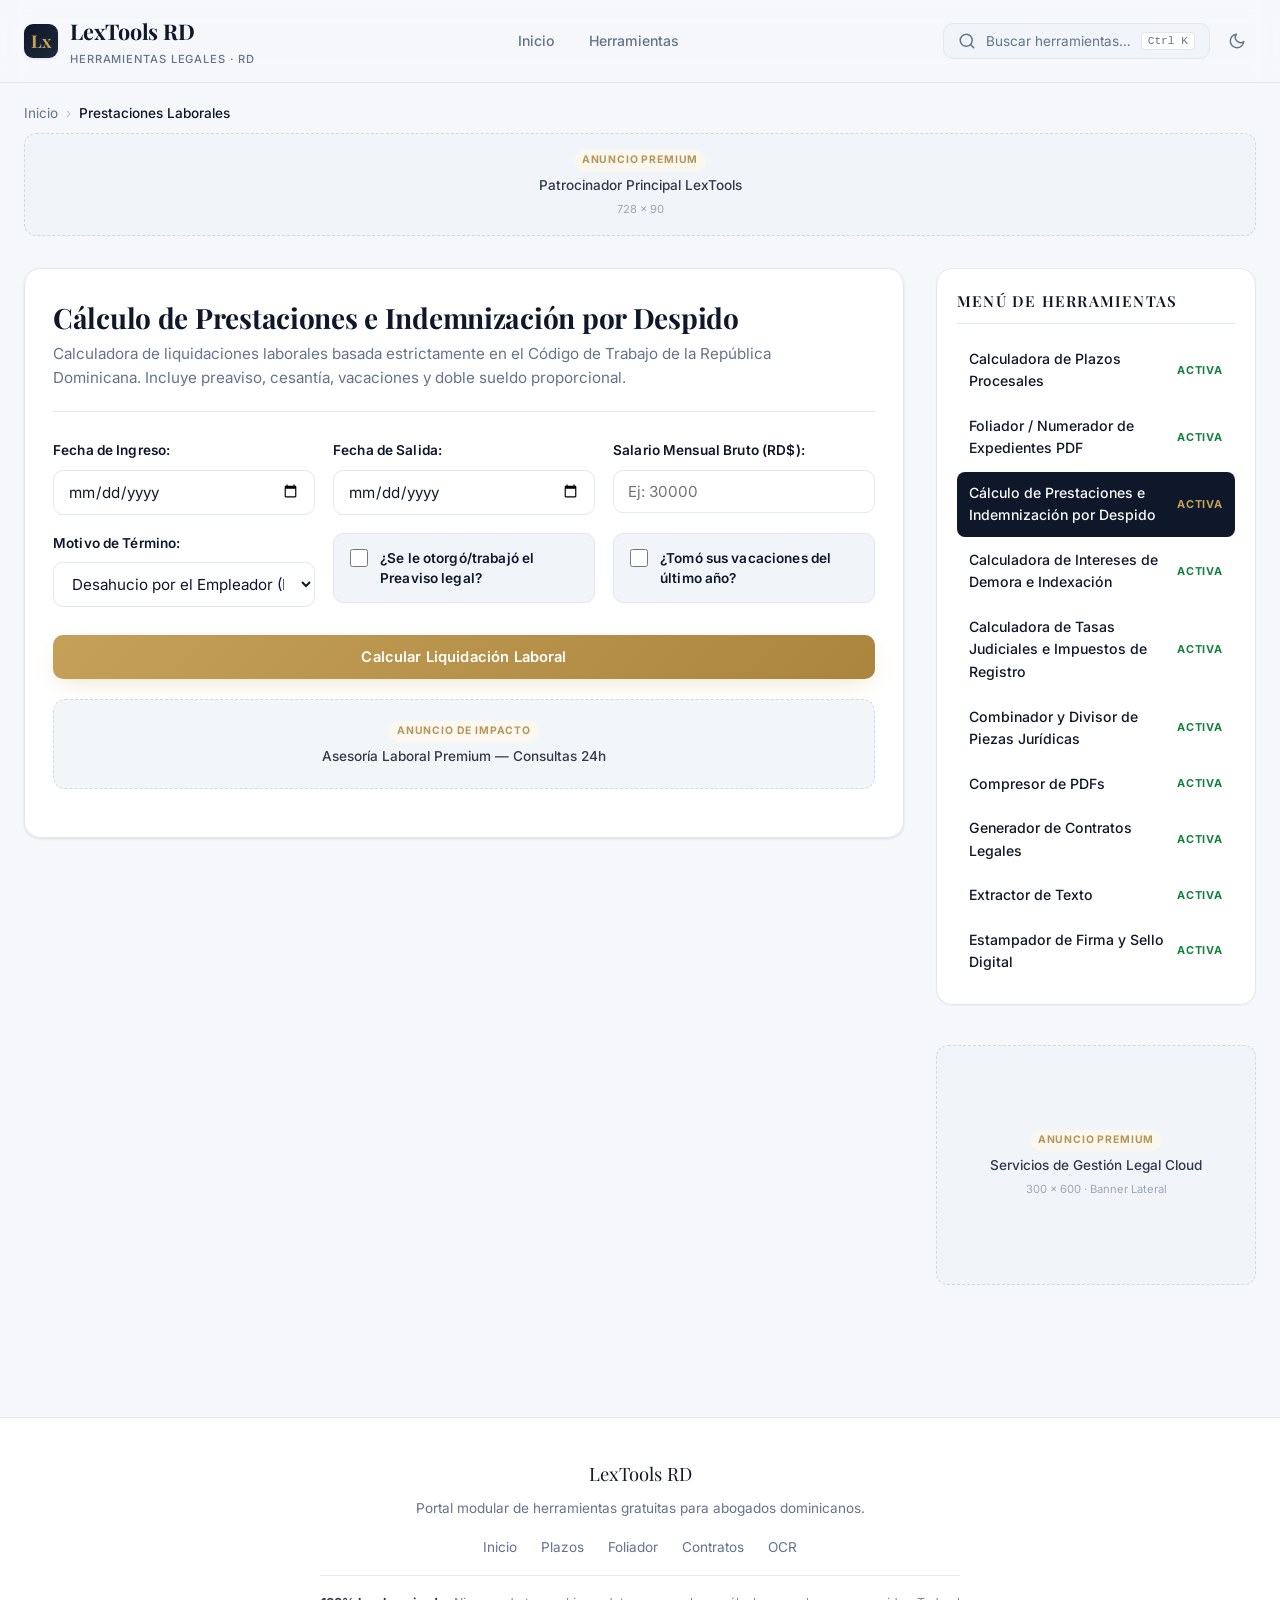
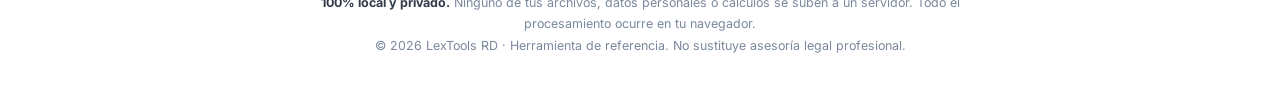
<file: prestaciones.html>
<!DOCTYPE html>
<html lang="es">
<head>
    <meta charset="UTF-8">
    <meta name="viewport" content="width=device-width, initial-scale=1.0">
    <title>Calculadora de Prestaciones Laborales RD · Código de Trabajo</title>
    <meta name="description" content="Calcule preaviso, cesantía, vacaciones y salario de Navidad según el Código de Trabajo dominicano (Ley 16-92). Gratis y sin registro.">
    <meta name="keywords" content="prestaciones laborales, indemnización despido, Código de Trabajo RD, Ley 16-92, cesantía preaviso">
    <meta name="author" content="LexTools RD">
    <meta name="robots" content="index,follow">

    <!-- Open Graph / Twitter -->
    <meta property="og:type" content="website">
    <meta property="og:title" content="Calculadora de Prestaciones Laborales RD · Código de Trabajo">
    <meta property="og:description" content="Calcule preaviso, cesantía, vacaciones y salario de Navidad según el Código de Trabajo dominicano (Ley 16-92). Gratis y sin registro.">
    <meta property="og:url" content="./prestaciones.html">
    <meta property="og:site_name" content="LexTools RD">
    <meta property="og:locale" content="es_DO">
    <meta name="twitter:card" content="summary_large_image">
    <meta name="twitter:title" content="Calculadora de Prestaciones Laborales RD · Código de Trabajo">
    <meta name="twitter:description" content="Calcule preaviso, cesantía, vacaciones y salario de Navidad según el Código de Trabajo dominicano (Ley 16-92). Gratis y sin registro.">

    <link rel="canonical" href="./prestaciones.html">
    <link rel="icon" type="image/svg+xml" href="favicon.svg">
    <link rel="stylesheet" href="css/styles.css">

    <!-- Dark mode sin flash -->
    <script>
        (function() {
            try {
                var t = localStorage.getItem('lex-theme');
                if (!t) t = window.matchMedia('(prefers-color-scheme: dark)').matches ? 'dark' : 'light';
                if (t === 'dark') document.documentElement.classList.add('dark');
            } catch(e) {}
        })();
    </script>

    
</head>
<body>

    <div class="app-container">
        <div class="ad-placeholder ad-zone-a">
            <span class="ad-badge">Anuncio Premium</span>
            <span class="ad-title">Patrocinador Principal LexTools</span>
            <span class="ad-size">728 × 90</span>
        </div>

        <main class="dashboard-layout">
            <section class="content-area">

                <div class="tool-container" id="tool-prestaciones">
                    <div class="tool-header">
                        <h2>Cálculo de Prestaciones e Indemnización por Despido</h2>
                        <p>Calculadora de liquidaciones laborales basada estrictamente en el Código de Trabajo de la República Dominicana. Incluye preaviso, cesantía, vacaciones y doble sueldo proporcional.</p>
                    </div>
                    <div class="tool-body">
                        <div class="form-grid">
                            <div class="form-group">
                                <label for="lab-ingreso">Fecha de Ingreso:</label>
                                <input type="date" id="lab-ingreso" required>
                            </div>
                            <div class="form-group">
                                <label for="lab-salida">Fecha de Salida:</label>
                                <input type="date" id="lab-salida" required>
                            </div>
                            <div class="form-group">
                                <label for="lab-salario">Salario Mensual Bruto (RD$):</label>
                                <input type="number" id="lab-salario" placeholder="Ej: 30000" min="100" required>
                            </div>
                            <div class="form-group">
                                <label for="lab-motivo">Motivo de Término:</label>
                                <select id="lab-motivo">
                                    <option value="desahucio-patronal">Desahucio por el Empleador (Despido Injustificado)</option>
                                    <option value="dimision-justificada">Dimisión Justificada (Renuncia con Causa)</option>
                                    <option value="despido-justificado">Despido Justificado (Con Causa Probada)</option>
                                    <option value="renuncia">Renuncia Voluntaria</option>
                                </select>
                            </div>
                            <div class="form-group">
                                <label class="checkbox-group">
                                    <input type="checkbox" id="lab-preaviso-dado">
                                    <span>¿Se le otorgó/trabajó el Preaviso legal?</span>
                                </label>
                            </div>
                            <div class="form-group">
                                <label class="checkbox-group">
                                    <input type="checkbox" id="lab-vacaciones-tomadas">
                                    <span>¿Tomó sus vacaciones del último año?</span>
                                </label>
                            </div>
                        </div>

                        <button id="btn-calcular-prestaciones" class="btn-primary btn-accent">
                            Calcular Liquidación Laboral
                        </button>

                        <div class="ad-placeholder ad-zone-c">
                            <span class="ad-badge">Anuncio de Impacto</span>
                            <span class="ad-title">Asesoría Laboral Premium — Consultas 24h</span>
                        </div>

                        <div id="prestaciones-results" class="results-card">
                            <h3>Resultado de la Liquidación Laboral</h3>
                            <div class="result-main">
                                <div class="result-value-box">
                                    <div class="result-label">Total a Recibir Estimado</div>
                                    <div id="res-lab-total" class="result-value">-</div>
                                </div>
                                <div id="res-lab-aclaracion" class="result-value-box grace-day" style="display:none;"></div>
                            </div>
                            <ul class="result-detail-list">
                                <li><span class="result-detail-label">Tiempo de Servicio:</span><span id="res-lab-servicio" class="result-detail-val">-</span></li>
                                <li><span class="result-detail-label">Salario Promedio Diario:</span><span id="res-lab-salario-diario" class="result-detail-val">-</span></li>
                                <li><span class="result-detail-label">Motivo de Salida:</span><span id="res-lab-motivo" class="result-detail-val">-</span></li>
                                <li><span class="result-detail-label">Preaviso:</span><span class="result-detail-val"><span id="res-lab-preaviso-dias" style="color:var(--text-muted); font-size:0.8rem; font-weight:400; margin-right:8px;"></span><span id="res-lab-preaviso">-</span></span></li>
                                <li><span class="result-detail-label">Cesantía:</span><span class="result-detail-val"><span id="res-lab-cesantia-dias" style="color:var(--text-muted); font-size:0.8rem; font-weight:400; margin-right:8px;"></span><span id="res-lab-cesantia">-</span></span></li>
                                <li><span class="result-detail-label">Vacaciones:</span><span class="result-detail-val"><span id="res-lab-vacaciones-dias" style="color:var(--text-muted); font-size:0.8rem; font-weight:400; margin-right:8px;"></span><span id="res-lab-vacaciones">-</span></span></li>
                                <li><span class="result-detail-label">Salario de Navidad:</span><span id="res-lab-navidad" class="result-detail-val">-</span></li>
                            </ul>
                        </div>
                    </div>
                </div>

            </section>
            <aside class="sidebar-area">
                <div class="sidebar-card">
                    <h3 class="sidebar-title">Menú de herramientas</h3>
                    <ul class="tool-nav-list">
                        <li>
                            <a href="plazos.html" >
                                <span>Calculadora de Plazos Procesales</span>
                                <span class="tool-status">Activa</span>
                            </a>
                        </li>
                        <li>
                            <a href="foliador.html" >
                                <span>Foliador / Numerador de Expedientes PDF</span>
                                <span class="tool-status">Activa</span>
                            </a>
                        </li>
                        <li>
                            <a href="prestaciones.html" aria-current="page">
                                <span>Cálculo de Prestaciones e Indemnización por Despido</span>
                                <span class="tool-status">Activa</span>
                            </a>
                        </li>
                        <li>
                            <a href="intereses.html" >
                                <span>Calculadora de Intereses de Demora e Indexación</span>
                                <span class="tool-status">Activa</span>
                            </a>
                        </li>
                        <li>
                            <a href="tasas.html" >
                                <span>Calculadora de Tasas Judiciales e Impuestos de Registro</span>
                                <span class="tool-status">Activa</span>
                            </a>
                        </li>
                        <li>
                            <a href="combinador.html" >
                                <span>Combinador y Divisor de Piezas Jurídicas</span>
                                <span class="tool-status">Activa</span>
                            </a>
                        </li>
                        <li>
                            <a href="compresor.html" >
                                <span>Compresor de PDFs</span>
                                <span class="tool-status">Activa</span>
                            </a>
                        </li>
                        <li>
                            <a href="contratos.html" >
                                <span>Generador de Contratos Legales</span>
                                <span class="tool-status">Activa</span>
                            </a>
                        </li>
                        <li>
                            <a href="ocr.html" >
                                <span>Extractor de Texto</span>
                                <span class="tool-status">Activa</span>
                            </a>
                        </li>
                        <li>
                            <a href="firma.html" >
                                <span>Estampador de Firma y Sello Digital</span>
                                <span class="tool-status">Activa</span>
                            </a>
                        </li>
                    </ul>
                </div>
                <div class="ad-placeholder ad-zone-b">
                    <span class="ad-badge">Anuncio Premium</span>
                    <span class="ad-title">Servicios de Gestión Legal Cloud</span>
                    <span class="ad-size">300 × 600 · Banner Lateral</span>
                </div>
            </aside>
        </main>
    </div>

    <script type="application/ld+json">{
        "@context": "https://schema.org",
        "@type": "SoftwareApplication",
        "name": "Cálculo de Prestaciones e Indemnización por Despido",
        "applicationCategory": "LegalService",
        "operatingSystem": "Web",
        "description": "Calcule preaviso, cesantía, vacaciones y salario de Navidad según el Código de Trabajo dominicano (Ley 16-92). Gratis y sin registro.",
        "offers": {"@type": "Offer", "price": "0", "priceCurrency": "DOP"},
        "isPartOf": {"@type": "WebSite", "name": "LexTools RD", "url": "./"}
    }</script>

    <script src="js/shared.js"></script>
        <script src="js/prestaciones.js"></script>
</body>
</html>
</file>
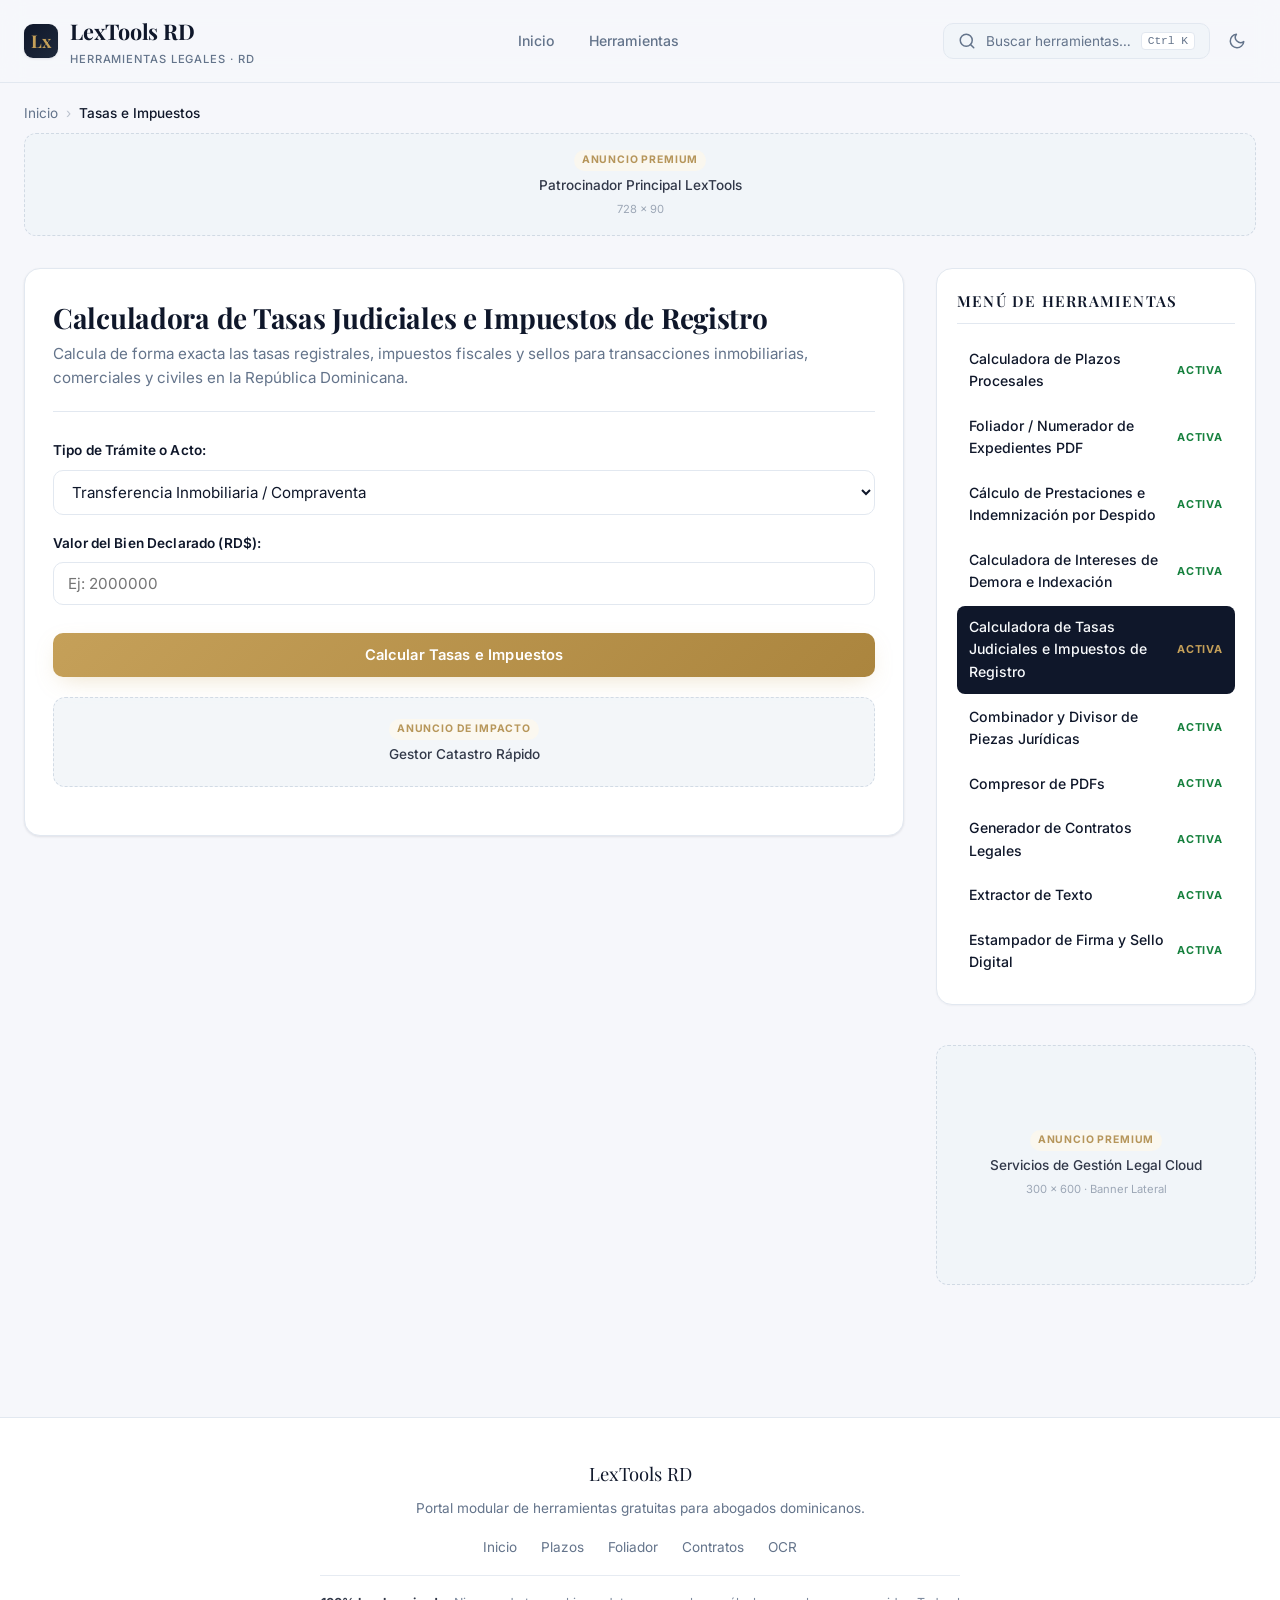
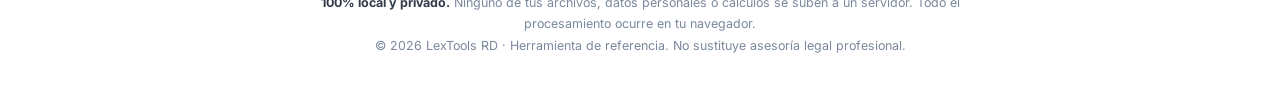
<file: tasas.html>
<!DOCTYPE html>
<html lang="es">
<head>
    <meta charset="UTF-8">
    <meta name="viewport" content="width=device-width, initial-scale=1.0">
    <title>Calculadora de Tasas DGII e Impuestos de Registro RD · LexTools</title>
    <meta name="description" content="Calcule impuestos DGII (3% transferencia inmobiliaria, 2% hipoteca, traspaso vehículos) y tasas de registro para trámites en República Dominicana.">
    <meta name="keywords" content="impuesto transferencia inmobiliaria, DGII, tasas registro, hipoteca RD, traspaso vehículo">
    <meta name="author" content="LexTools RD">
    <meta name="robots" content="index,follow">

    <!-- Open Graph / Twitter -->
    <meta property="og:type" content="website">
    <meta property="og:title" content="Calculadora de Tasas DGII e Impuestos de Registro RD · LexTools">
    <meta property="og:description" content="Calcule impuestos DGII (3% transferencia inmobiliaria, 2% hipoteca, traspaso vehículos) y tasas de registro para trámites en República Dominicana.">
    <meta property="og:url" content="./tasas.html">
    <meta property="og:site_name" content="LexTools RD">
    <meta property="og:locale" content="es_DO">
    <meta name="twitter:card" content="summary_large_image">
    <meta name="twitter:title" content="Calculadora de Tasas DGII e Impuestos de Registro RD · LexTools">
    <meta name="twitter:description" content="Calcule impuestos DGII (3% transferencia inmobiliaria, 2% hipoteca, traspaso vehículos) y tasas de registro para trámites en República Dominicana.">

    <link rel="canonical" href="./tasas.html">
    <link rel="icon" type="image/svg+xml" href="favicon.svg">
    <link rel="stylesheet" href="css/styles.css">

    <!-- Dark mode sin flash -->
    <script>
        (function() {
            try {
                var t = localStorage.getItem('lex-theme');
                if (!t) t = window.matchMedia('(prefers-color-scheme: dark)').matches ? 'dark' : 'light';
                if (t === 'dark') document.documentElement.classList.add('dark');
            } catch(e) {}
        })();
    </script>

    
</head>
<body>

    <div class="app-container">
        <div class="ad-placeholder ad-zone-a">
            <span class="ad-badge">Anuncio Premium</span>
            <span class="ad-title">Patrocinador Principal LexTools</span>
            <span class="ad-size">728 × 90</span>
        </div>

        <main class="dashboard-layout">
            <section class="content-area">

                <div class="tool-container" id="tool-tasas">
                    <div class="tool-header">
                        <h2>Calculadora de Tasas Judiciales e Impuestos de Registro</h2>
                        <p>Calcula de forma exacta las tasas registrales, impuestos fiscales y sellos para transacciones inmobiliarias, comerciales y civiles en la República Dominicana.</p>
                    </div>
                    <div class="tool-body">
                        <div class="form-grid">
                            <div class="form-group form-full-width">
                                <label for="tas-tipo-acto">Tipo de Trámite o Acto:</label>
                                <select id="tas-tipo-acto">
                                    <option value="transferencia-inmobiliaria">Transferencia Inmobiliaria / Compraventa</option>
                                    <option value="constitucion-hipoteca">Constitución de Hipoteca</option>
                                    <option value="venta-vehiculo">Traspaso / Venta de Vehículo</option>
                                    <option value="civil-con-cuantia">Registro Civil de Contrato con Cuantía</option>
                                    <option value="civil-sin-cuantia">Registro Civil de Acto Sin Cuantía</option>
                                </select>
                            </div>
                            <div class="form-group form-full-width" id="tas-valor-container">
                                <label for="tas-valor">Valor del Bien Declarado (RD$):</label>
                                <input type="number" id="tas-valor" placeholder="Ej: 2000000" min="1" required>
                            </div>
                        </div>

                        <button id="btn-calcular-tasas" class="btn-primary btn-accent">
                            Calcular Tasas e Impuestos
                        </button>

                        <div class="ad-placeholder ad-zone-c">
                            <span class="ad-badge">Anuncio de Impacto</span>
                            <span class="ad-title">Gestor Catastro Rápido</span>
                        </div>

                        <div id="tasas-results" class="results-card">
                            <h3>Presupuesto Estimado de Registro e Impuestos</h3>
                            <div class="result-main">
                                <div class="result-value-box">
                                    <div class="result-label">Total Estimado a Pagar</div>
                                    <div id="res-tas-total" class="result-value">-</div>
                                </div>
                            </div>
                            <ul class="result-detail-list">
                                <li><span class="result-detail-label">Tipo de Acto:</span><span id="res-tas-tipo" class="result-detail-val">-</span></li>
                                <li><span class="result-detail-label">Valor Declarado:</span><span id="res-tas-valor" class="result-detail-val">-</span></li>
                                <li style="flex-direction: column; align-items: flex-start; gap: 4px;">
                                    <div style="display: flex; justify-content: space-between; width: 100%;">
                                        <span class="result-detail-label">Impuesto Fiscal (DGII):</span>
                                        <span id="res-tas-impuesto" class="result-detail-val">-</span>
                                    </div>
                                    <span id="res-tas-impuesto-desc" style="color: var(--text-muted); font-size: 0.75rem; font-style: italic;"></span>
                                </li>
                                <li style="flex-direction: column; align-items: flex-start; gap: 4px;">
                                    <div style="display: flex; justify-content: space-between; width: 100%;">
                                        <span class="result-detail-label">Derechos de Registro:</span>
                                        <span id="res-tas-registro" class="result-detail-val">-</span>
                                    </div>
                                    <span id="res-tas-registro-desc" style="color: var(--text-muted); font-size: 0.75rem; font-style: italic;"></span>
                                </li>
                                <li style="flex-direction: column; align-items: flex-start; gap: 4px;">
                                    <div style="display: flex; justify-content: space-between; width: 100%;">
                                        <span class="result-detail-label">Sellos y Tasas:</span>
                                        <span id="res-tas-sellos" class="result-detail-val">-</span>
                                    </div>
                                    <span id="res-tas-sellos-desc" style="color: var(--text-muted); font-size: 0.75rem; font-style: italic;"></span>
                                </li>
                            </ul>
                        </div>
                    </div>
                </div>

            </section>
            <aside class="sidebar-area">
                <div class="sidebar-card">
                    <h3 class="sidebar-title">Menú de herramientas</h3>
                    <ul class="tool-nav-list">
                        <li>
                            <a href="plazos.html" >
                                <span>Calculadora de Plazos Procesales</span>
                                <span class="tool-status">Activa</span>
                            </a>
                        </li>
                        <li>
                            <a href="foliador.html" >
                                <span>Foliador / Numerador de Expedientes PDF</span>
                                <span class="tool-status">Activa</span>
                            </a>
                        </li>
                        <li>
                            <a href="prestaciones.html" >
                                <span>Cálculo de Prestaciones e Indemnización por Despido</span>
                                <span class="tool-status">Activa</span>
                            </a>
                        </li>
                        <li>
                            <a href="intereses.html" >
                                <span>Calculadora de Intereses de Demora e Indexación</span>
                                <span class="tool-status">Activa</span>
                            </a>
                        </li>
                        <li>
                            <a href="tasas.html" aria-current="page">
                                <span>Calculadora de Tasas Judiciales e Impuestos de Registro</span>
                                <span class="tool-status">Activa</span>
                            </a>
                        </li>
                        <li>
                            <a href="combinador.html" >
                                <span>Combinador y Divisor de Piezas Jurídicas</span>
                                <span class="tool-status">Activa</span>
                            </a>
                        </li>
                        <li>
                            <a href="compresor.html" >
                                <span>Compresor de PDFs</span>
                                <span class="tool-status">Activa</span>
                            </a>
                        </li>
                        <li>
                            <a href="contratos.html" >
                                <span>Generador de Contratos Legales</span>
                                <span class="tool-status">Activa</span>
                            </a>
                        </li>
                        <li>
                            <a href="ocr.html" >
                                <span>Extractor de Texto</span>
                                <span class="tool-status">Activa</span>
                            </a>
                        </li>
                        <li>
                            <a href="firma.html" >
                                <span>Estampador de Firma y Sello Digital</span>
                                <span class="tool-status">Activa</span>
                            </a>
                        </li>
                    </ul>
                </div>
                <div class="ad-placeholder ad-zone-b">
                    <span class="ad-badge">Anuncio Premium</span>
                    <span class="ad-title">Servicios de Gestión Legal Cloud</span>
                    <span class="ad-size">300 × 600 · Banner Lateral</span>
                </div>
            </aside>
        </main>
    </div>

    <script type="application/ld+json">{
        "@context": "https://schema.org",
        "@type": "SoftwareApplication",
        "name": "Calculadora de Tasas Judiciales e Impuestos de Registro",
        "applicationCategory": "LegalService",
        "operatingSystem": "Web",
        "description": "Calcule impuestos DGII (3% transferencia inmobiliaria, 2% hipoteca, traspaso vehículos) y tasas de registro para trámites en República Dominicana.",
        "offers": {"@type": "Offer", "price": "0", "priceCurrency": "DOP"},
        "isPartOf": {"@type": "WebSite", "name": "LexTools RD", "url": "./"}
    }</script>

    <script src="js/shared.js"></script>
        <script src="js/tasas.js"></script>
</body>
</html>
</file>
<file: css/styles.css>
/* ==========================================================================
   LEXTOOLS RD — Design System 2026
   Portal de Herramientas Legales · República Dominicana
   Institucional refinado (Navy + Dorado) · Light & Dark mode
   ========================================================================== */

/* Fuentes (mantener las actuales del proyecto) */
@import url('https://fonts.googleapis.com/css2?family=Inter:wght@300;400;500;600;700&family=Playfair+Display:ital,wght@0,400;0,600;0,700;1,400&family=EB+Garamond:ital,wght@0,400;0,600;1,400&display=swap');

/* ==========================================================================
   TOKENS
   ========================================================================== */
:root {
    /* Marca */
    --primary: #0F172A;
    --primary-light: #1E293B;
    --secondary: #475569;
    --accent: #C5A059;
    --accent-hover: #AB853E;
    --accent-soft: #FBF7EE;

    /* Superficie */
    --bg-main: #F6F7FB;
    --bg-card: #FFFFFF;
    --bg-elevated: #FFFFFF;
    --bg-subtle: #F1F5F9;

    /* Texto */
    --text-main: #0F172A;
    --text-muted: #64748B;
    --text-inverse: #F8FAFC;

    /* Bordes */
    --border: #E2E8F0;
    --border-strong: #CBD5E1;

    /* Estado */
    --success: #15803D;
    --success-soft: #DCFCE7;
    --danger: #B91C1C;
    --danger-soft: #FEE2E2;
    --warning: #B45309;
    --warning-soft: #FEF3C7;
    --info: #1D4ED8;

    /* Sombra y radios */
    --shadow-xs: 0 1px 2px rgba(15, 23, 42, 0.04);
    --shadow-sm: 0 1px 3px rgba(15, 23, 42, 0.06), 0 1px 2px rgba(15, 23, 42, 0.04);
    --shadow-md: 0 4px 12px -2px rgba(15, 23, 42, 0.08), 0 2px 4px -2px rgba(15, 23, 42, 0.04);
    --shadow-lg: 0 20px 40px -12px rgba(15, 23, 42, 0.12), 0 8px 16px -8px rgba(15, 23, 42, 0.06);
    --shadow-accent: 0 8px 24px -8px rgba(197, 160, 89, 0.35);

    --radius-sm: 8px;
    --radius: 12px;
    --radius-lg: 16px;
    --radius-xl: 20px;

    /* Movimiento */
    --transition: all 0.2s cubic-bezier(0.4, 0, 0.2, 1);
    --transition-slow: all 0.35s cubic-bezier(0.4, 0, 0.2, 1);
}

html.dark {
    --primary: #F1F5F9;
    --primary-light: #E2E8F0;
    --secondary: #94A3B8;
    --accent: #D4B87A;
    --accent-hover: #E5C88A;
    --accent-soft: #1F2937;

    --bg-main: #0B1220;
    --bg-card: #111827;
    --bg-elevated: #1E293B;
    --bg-subtle: #1F2937;

    --text-main: #E2E8F0;
    --text-muted: #94A3B8;
    --text-inverse: #0F172A;

    --border: #1F2937;
    --border-strong: #334155;

    --success: #22C55E;
    --success-soft: #052E16;
    --danger: #F87171;
    --danger-soft: #450A0A;
    --warning: #F59E0B;
    --warning-soft: #422006;

    --shadow-xs: 0 1px 2px rgba(0, 0, 0, 0.3);
    --shadow-sm: 0 1px 3px rgba(0, 0, 0, 0.4), 0 1px 2px rgba(0, 0, 0, 0.3);
    --shadow-md: 0 4px 12px -2px rgba(0, 0, 0, 0.5), 0 2px 4px -2px rgba(0, 0, 0, 0.3);
    --shadow-lg: 0 20px 40px -12px rgba(0, 0, 0, 0.6);
    --shadow-accent: 0 8px 24px -8px rgba(212, 184, 122, 0.25);
}

/* ==========================================================================
   RESET
   ========================================================================== */
*, *::before, *::after { box-sizing: border-box; margin: 0; padding: 0; }

html { overflow-x: hidden; scroll-behavior: smooth; }

body {
    font-family: 'Inter', -apple-system, BlinkMacSystemFont, "Segoe UI", Roboto, sans-serif;
    background-color: var(--bg-main);
    color: var(--text-main);
    line-height: 1.6;
    -webkit-font-smoothing: antialiased;
    text-rendering: optimizeLegibility;
    overflow-x: hidden;
    transition: background-color 0.3s ease, color 0.3s ease;
    min-height: 100vh;
}

img, svg { max-width: 100%; display: block; }

a { color: var(--accent); text-decoration: none; transition: var(--transition); }
a:hover { color: var(--accent-hover); }

button { font-family: inherit; cursor: pointer; border: none; background: none; color: inherit; }

:focus-visible {
    outline: 2px solid var(--accent);
    outline-offset: 2px;
    border-radius: 6px;
}

::selection { background: var(--accent); color: var(--text-inverse); }

/* ==========================================================================
   LAYOUT
   ========================================================================== */
.app-container {
    max-width: 1400px;
    margin: 0 auto;
    padding: 0 24px 48px;
}

/* ==========================================================================
   HEADER (inyectado por shared.js)
   ========================================================================== */
.lex-header {
    position: sticky;
    top: 0;
    z-index: 40;
    background: color-mix(in srgb, var(--bg-main) 88%, transparent);
    backdrop-filter: saturate(180%) blur(12px);
    -webkit-backdrop-filter: saturate(180%) blur(12px);
    border-bottom: 1px solid var(--border);
    transition: var(--transition);
}
.lex-header-inner {
    max-width: 1400px;
    margin: 0 auto;
    padding: 14px 24px;
    display: flex;
    align-items: center;
    justify-content: space-between;
    gap: 20px;
}
.lex-brand {
    display: flex;
    align-items: center;
    gap: 12px;
    font-family: 'Playfair Display', Georgia, serif;
    font-weight: 700;
    font-size: 1.35rem;
    color: var(--primary);
    letter-spacing: -0.01em;
}
.lex-brand-mark {
    width: 34px; height: 34px;
    border-radius: 9px;
    background: linear-gradient(135deg, var(--primary), var(--primary-light));
    color: var(--accent);
    display: grid; place-items: center;
    font-family: 'Playfair Display', serif;
    font-weight: 700;
    font-size: 1.1rem;
    box-shadow: var(--shadow-sm);
    flex-shrink: 0;
}
.lex-brand small {
    display: block;
    font-family: 'Inter', sans-serif;
    font-weight: 500;
    font-size: 0.7rem;
    color: var(--text-muted);
    letter-spacing: 0.08em;
    text-transform: uppercase;
    margin-top: 2px;
}
.lex-header-nav {
    display: flex;
    align-items: center;
    gap: 6px;
}
.lex-nav-link {
    padding: 8px 14px;
    border-radius: var(--radius-sm);
    color: var(--text-muted);
    font-size: 0.88rem;
    font-weight: 500;
    transition: var(--transition);
}
.lex-nav-link:hover { color: var(--text-main); background: var(--bg-subtle); }
.lex-nav-link[aria-current="page"] { color: var(--primary); background: var(--bg-subtle); }

.lex-header-actions {
    display: flex;
    align-items: center;
    gap: 8px;
}
.lex-icon-btn {
    width: 38px; height: 38px;
    display: grid; place-items: center;
    border-radius: 10px;
    color: var(--text-muted);
    background: transparent;
    transition: var(--transition);
    border: 1px solid transparent;
}
.lex-icon-btn:hover {
    color: var(--primary);
    background: var(--bg-subtle);
    border-color: var(--border);
}
.lex-search-trigger {
    display: flex;
    align-items: center;
    gap: 10px;
    padding: 8px 14px;
    background: var(--bg-subtle);
    border: 1px solid var(--border);
    border-radius: 10px;
    color: var(--text-muted);
    font-size: 0.85rem;
    min-width: 220px;
    transition: var(--transition);
}
.lex-search-trigger:hover { border-color: var(--border-strong); color: var(--text-main); }
.lex-kbd {
    margin-left: auto;
    padding: 2px 6px;
    font-size: 0.7rem;
    background: var(--bg-card);
    border: 1px solid var(--border);
    border-radius: 4px;
    font-family: 'JetBrains Mono', monospace;
    color: var(--text-muted);
}

.lex-mobile-nav-toggle { display: none; }

@media (max-width: 900px) {
    .lex-search-trigger span:not(.lex-kbd) { display: none; }
    .lex-search-trigger { min-width: auto; padding: 8px; }
    .lex-kbd { display: none; }
    .lex-header-nav { display: none; }
    .lex-brand small { display: none; }
    .lex-mobile-nav-toggle { display: grid; }
}

/* Breadcrumb */
.lex-breadcrumb {
    display: flex;
    align-items: center;
    gap: 8px;
    padding: 20px 0 8px;
    font-size: 0.85rem;
    color: var(--text-muted);
}
.lex-breadcrumb a { color: var(--text-muted); }
.lex-breadcrumb a:hover { color: var(--accent); }
.lex-breadcrumb-sep { opacity: 0.4; }
.lex-breadcrumb-current { color: var(--text-main); font-weight: 500; }

/* ==========================================================================
   LANDING · HERO + TOOL GRID
   ========================================================================== */
.hero {
    padding: 64px 0 48px;
    text-align: center;
    position: relative;
}
.hero-eyebrow {
    display: inline-flex;
    align-items: center;
    gap: 8px;
    padding: 6px 14px;
    background: var(--accent-soft);
    border: 1px solid color-mix(in srgb, var(--accent) 30%, transparent);
    border-radius: 999px;
    font-size: 0.78rem;
    font-weight: 600;
    color: var(--accent-hover);
    letter-spacing: 0.05em;
    text-transform: uppercase;
    margin-bottom: 24px;
}
html.dark .hero-eyebrow { color: var(--accent); }
.hero-eyebrow-dot {
    width: 6px; height: 6px;
    background: var(--accent);
    border-radius: 50%;
    box-shadow: 0 0 0 3px color-mix(in srgb, var(--accent) 25%, transparent);
}
.hero h1 {
    font-family: 'Playfair Display', Georgia, serif;
    font-size: clamp(2.2rem, 5vw, 3.6rem);
    font-weight: 700;
    line-height: 1.08;
    color: var(--primary);
    letter-spacing: -0.02em;
    max-width: 820px;
    margin: 0 auto 20px;
}
.hero h1 em {
    font-style: italic;
    color: var(--accent);
    font-weight: 600;
}
.hero-sub {
    font-size: 1.1rem;
    color: var(--text-muted);
    max-width: 640px;
    margin: 0 auto 32px;
    line-height: 1.6;
}
.hero-stats {
    display: flex;
    justify-content: center;
    flex-wrap: wrap;
    gap: 32px;
    margin-top: 40px;
    padding-top: 32px;
    border-top: 1px solid var(--border);
}
.hero-stat {
    text-align: center;
}
.hero-stat-value {
    font-family: 'Playfair Display', serif;
    font-size: 1.8rem;
    font-weight: 700;
    color: var(--primary);
}
.hero-stat-label {
    font-size: 0.78rem;
    text-transform: uppercase;
    letter-spacing: 0.08em;
    color: var(--text-muted);
    margin-top: 4px;
}

/* Grid de herramientas */
.tools-section { padding: 48px 0; }
.section-title {
    font-family: 'Playfair Display', serif;
    font-size: 1.75rem;
    font-weight: 700;
    color: var(--primary);
    margin-bottom: 8px;
    letter-spacing: -0.01em;
}
.section-lead {
    color: var(--text-muted);
    font-size: 1rem;
    margin-bottom: 32px;
    max-width: 620px;
}
.tools-grid {
    display: grid;
    grid-template-columns: repeat(auto-fill, minmax(280px, 1fr));
    gap: 20px;
}
.tool-card {
    display: flex;
    flex-direction: column;
    gap: 12px;
    padding: 24px;
    background: var(--bg-card);
    border: 1px solid var(--border);
    border-radius: var(--radius-lg);
    text-decoration: none;
    color: inherit;
    transition: var(--transition-slow);
    position: relative;
    overflow: hidden;
}
.tool-card::before {
    content: "";
    position: absolute;
    top: 0; left: 0; right: 0;
    height: 3px;
    background: linear-gradient(90deg, var(--accent), transparent);
    transform: scaleX(0);
    transform-origin: left;
    transition: transform 0.3s ease;
}
.tool-card:hover {
    border-color: var(--border-strong);
    transform: translateY(-3px);
    box-shadow: var(--shadow-lg);
}
.tool-card:hover::before { transform: scaleX(1); }
.tool-card-icon {
    width: 44px; height: 44px;
    border-radius: 12px;
    background: var(--accent-soft);
    color: var(--accent-hover);
    display: grid; place-items: center;
    transition: var(--transition);
}
html.dark .tool-card-icon { color: var(--accent); }
.tool-card:hover .tool-card-icon {
    background: var(--accent);
    color: var(--text-inverse);
}
.tool-card h3 {
    font-family: 'Playfair Display', serif;
    font-size: 1.2rem;
    font-weight: 600;
    color: var(--primary);
    line-height: 1.3;
}
.tool-card p {
    font-size: 0.9rem;
    color: var(--text-muted);
    line-height: 1.55;
    flex: 1;
}
.tool-card-cta {
    display: inline-flex;
    align-items: center;
    gap: 6px;
    font-size: 0.85rem;
    font-weight: 600;
    color: var(--accent);
    margin-top: auto;
}
.tool-card:hover .tool-card-cta { color: var(--accent-hover); }
.tool-card-cta svg { transition: transform 0.2s ease; }
.tool-card:hover .tool-card-cta svg { transform: translateX(3px); }

/* ==========================================================================
   PÁGINA DE HERRAMIENTA (contenido + sidebar)
   ========================================================================== */
.dashboard-layout {
    display: grid;
    grid-template-columns: minmax(0, 1fr) 320px;
    gap: 32px;
    align-items: start;
    padding-top: 8px;
}
@media (max-width: 1024px) {
    .dashboard-layout { grid-template-columns: 1fr; }
}

.content-area { min-width: 0; }

.tool-container {
    background: var(--bg-card);
    border: 1px solid var(--border);
    border-radius: var(--radius-lg);
    padding: 32px 28px;
    box-shadow: var(--shadow-sm);
}
.tool-header { margin-bottom: 28px; padding-bottom: 20px; border-bottom: 1px solid var(--border); }
.tool-header h2 {
    font-family: 'Playfair Display', serif;
    font-size: 1.75rem;
    font-weight: 700;
    color: var(--primary);
    line-height: 1.2;
    letter-spacing: -0.01em;
    margin-bottom: 8px;
}
.tool-header p {
    color: var(--text-muted);
    font-size: 0.95rem;
    line-height: 1.6;
    max-width: 780px;
}
.tool-body { display: flex; flex-direction: column; gap: 4px; }

/* Sidebar */
.sidebar-area {
    display: flex;
    flex-direction: column;
    gap: 20px;
    position: sticky;
    top: 90px;
}
.sidebar-card {
    background: var(--bg-card);
    border: 1px solid var(--border);
    border-radius: var(--radius-lg);
    padding: 20px;
    box-shadow: var(--shadow-xs);
}
.sidebar-title {
    font-family: 'Playfair Display', serif;
    font-size: 0.95rem;
    font-weight: 600;
    color: var(--primary);
    text-transform: uppercase;
    letter-spacing: 0.08em;
    margin-bottom: 14px;
    padding-bottom: 10px;
    border-bottom: 1px solid var(--border);
}
.tool-nav-list { list-style: none; display: flex; flex-direction: column; gap: 2px; }
.tool-nav-list a {
    display: flex;
    align-items: center;
    justify-content: space-between;
    gap: 10px;
    padding: 10px 12px;
    border-radius: var(--radius-sm);
    color: var(--text-main);
    font-size: 0.88rem;
    font-weight: 500;
    transition: var(--transition);
}
.tool-nav-list a:hover { background: var(--bg-subtle); color: var(--primary); }
.tool-nav-list a[aria-current="page"] {
    background: var(--primary);
    color: var(--text-inverse);
}
.tool-nav-list a[aria-current="page"] .tool-status { color: var(--accent); }
.tool-status {
    font-size: 0.68rem;
    text-transform: uppercase;
    letter-spacing: 0.08em;
    color: var(--success);
    font-weight: 700;
}

/* ==========================================================================
   FORMULARIOS
   ========================================================================== */
.form-grid {
    display: grid;
    grid-template-columns: repeat(auto-fit, minmax(240px, 1fr));
    gap: 18px;
    margin-bottom: 24px;
}
.form-group { display: flex; flex-direction: column; gap: 8px; }
.form-full-width { grid-column: 1 / -1; }

.form-group label {
    font-size: 0.85rem;
    font-weight: 600;
    color: var(--text-main);
    letter-spacing: 0.01em;
}

.form-group input[type="text"],
.form-group input[type="number"],
.form-group input[type="date"],
.form-group input[type="email"],
.form-group select,
.form-group textarea {
    width: 100%;
    padding: 11px 14px;
    background: var(--bg-card);
    border: 1.5px solid var(--border);
    border-radius: 10px;
    font-family: inherit;
    font-size: 0.95rem;
    color: var(--text-main);
    transition: var(--transition);
}
.form-group input:hover,
.form-group select:hover,
.form-group textarea:hover { border-color: var(--border-strong); }

.form-group input:focus,
.form-group select:focus,
.form-group textarea:focus {
    outline: none;
    border-color: var(--accent);
    box-shadow: 0 0 0 4px color-mix(in srgb, var(--accent) 15%, transparent);
}

/* Checkbox */
.checkbox-group {
    display: flex;
    align-items: flex-start;
    gap: 12px;
    padding: 14px 16px;
    background: var(--bg-subtle);
    border: 1px solid var(--border);
    border-radius: 10px;
    cursor: pointer;
    transition: var(--transition);
    font-size: 0.88rem;
    line-height: 1.5;
    color: var(--text-main);
    font-weight: 400;
}
.checkbox-group:hover { border-color: var(--border-strong); }
.checkbox-group input[type="checkbox"] {
    width: 18px; height: 18px;
    accent-color: var(--accent);
    flex-shrink: 0;
    margin-top: 1px;
    cursor: pointer;
}
.checkbox-group span { flex: 1; }
.checkbox-group strong { color: var(--primary); }

/* ==========================================================================
   BOTONES
   ========================================================================== */
.btn-primary,
.btn-secondary,
.btn-ghost {
    display: inline-flex;
    align-items: center;
    justify-content: center;
    gap: 10px;
    padding: 12px 22px;
    font-family: inherit;
    font-size: 0.92rem;
    font-weight: 600;
    letter-spacing: 0.01em;
    border-radius: 10px;
    transition: var(--transition);
    cursor: pointer;
    white-space: nowrap;
    line-height: 1;
    min-height: 44px;
    position: relative;
}

.btn-primary {
    background: linear-gradient(135deg, var(--primary), var(--primary-light));
    color: var(--text-inverse);
    box-shadow: var(--shadow-sm);
}
html.dark .btn-primary { color: var(--bg-main); }
.btn-primary:hover:not(:disabled) {
    transform: translateY(-1px);
    box-shadow: var(--shadow-md);
    background: var(--primary);
}

.btn-primary.btn-accent {
    background: linear-gradient(135deg, var(--accent), var(--accent-hover));
    color: #fff;
    box-shadow: var(--shadow-accent);
}
.btn-primary.btn-accent:hover:not(:disabled) {
    background: var(--accent-hover);
}

.btn-secondary {
    background: var(--bg-card);
    color: var(--text-main);
    border: 1.5px solid var(--border);
}
.btn-secondary:hover:not(:disabled) {
    border-color: var(--accent);
    color: var(--accent);
}

.btn-ghost {
    background: transparent;
    color: var(--text-muted);
}
.btn-ghost:hover { background: var(--bg-subtle); color: var(--text-main); }

button:disabled,
.btn-primary:disabled,
.btn-secondary:disabled {
    opacity: 0.5;
    cursor: not-allowed;
    transform: none !important;
    box-shadow: none;
}

button.is-loading {
    color: transparent !important;
    pointer-events: none;
}
button.is-loading::after {
    content: "";
    position: absolute;
    top: 50%; left: 50%;
    width: 16px; height: 16px;
    margin: -8px 0 0 -8px;
    border: 2px solid currentColor;
    border-top-color: transparent;
    border-radius: 50%;
    color: var(--text-inverse);
    animation: lex-spin 0.7s linear infinite;
}
@keyframes lex-spin { to { transform: rotate(360deg); } }

.btn-remove-file {
    padding: 6px 12px;
    background: transparent;
    color: var(--danger);
    border: 1px solid var(--danger);
    border-radius: 6px;
    font-size: 0.78rem;
    font-weight: 600;
    cursor: pointer;
    transition: var(--transition);
}
.btn-remove-file:hover { background: var(--danger); color: #fff; }

/* ==========================================================================
   DROPZONE
   ========================================================================== */
.dropzone-container {
    display: flex;
    flex-direction: column;
    align-items: center;
    justify-content: center;
    gap: 10px;
    padding: 36px 20px;
    background: var(--bg-subtle);
    border: 2px dashed var(--border-strong);
    border-radius: var(--radius-lg);
    text-align: center;
    cursor: pointer;
    transition: var(--transition);
}
.dropzone-container:hover {
    border-color: var(--accent);
    background: var(--accent-soft);
}
.dropzone-container.dragover {
    border-color: var(--accent);
    background: var(--accent-soft);
    transform: scale(1.01);
    box-shadow: var(--shadow-accent);
}
.dropzone-icon {
    color: var(--accent);
    margin-bottom: 4px;
    transition: transform 0.2s ease;
}
.dropzone-container:hover .dropzone-icon { transform: translateY(-2px); }
.dropzone-text {
    font-weight: 600;
    color: var(--text-main);
    font-size: 1rem;
}
.dropzone-subtext {
    font-size: 0.82rem;
    color: var(--text-muted);
}

.file-info-box {
    display: none;
    align-items: center;
    justify-content: space-between;
    gap: 12px;
    padding: 12px 16px;
    margin-top: 12px;
    background: var(--success-soft);
    border: 1px solid color-mix(in srgb, var(--success) 30%, transparent);
    border-radius: 10px;
    font-size: 0.88rem;
    color: var(--text-main);
}
.file-info-box.active { display: flex; }
.file-name { font-weight: 500; word-break: break-all; }

/* ==========================================================================
   PANEL DE RESULTADOS
   ========================================================================== */
.results-card {
    display: none;
    background: var(--bg-card);
    border: 1px solid var(--border);
    border-radius: var(--radius-lg);
    padding: 28px;
    margin-top: 8px;
    box-shadow: var(--shadow-sm);
}
.results-card.active { display: block; animation: lex-fadein 0.35s ease; }
@keyframes lex-fadein { from { opacity: 0; transform: translateY(6px); } to { opacity: 1; transform: none; } }

.results-card h3 {
    font-family: 'Playfair Display', serif;
    font-size: 1.35rem;
    font-weight: 700;
    color: var(--primary);
    margin-bottom: 20px;
    padding-bottom: 14px;
    border-bottom: 2px solid var(--accent);
    display: inline-block;
}

.result-main {
    display: flex;
    flex-wrap: wrap;
    gap: 16px;
    margin-bottom: 24px;
}
.result-value-box {
    flex: 1;
    min-width: 240px;
    padding: 20px 24px;
    background: linear-gradient(135deg, var(--primary), var(--primary-light));
    color: var(--text-inverse);
    border-radius: var(--radius);
    border-left: 4px solid var(--accent);
}
html.dark .result-value-box { color: var(--bg-main); }
.result-label {
    font-size: 0.75rem;
    text-transform: uppercase;
    letter-spacing: 0.1em;
    opacity: 0.75;
    margin-bottom: 6px;
    font-weight: 600;
}
.result-value {
    font-family: 'Playfair Display', serif;
    font-size: 1.75rem;
    font-weight: 700;
    line-height: 1.2;
    letter-spacing: -0.01em;
}
.result-value-box.grace-day {
    background: var(--warning-soft);
    color: var(--text-main);
    border-left-color: var(--warning);
    font-size: 0.85rem;
    line-height: 1.5;
}

.result-detail-list { list-style: none; display: flex; flex-direction: column; gap: 2px; }
.result-detail-list li {
    display: flex;
    justify-content: space-between;
    align-items: center;
    gap: 16px;
    padding: 12px 4px;
    border-bottom: 1px solid var(--border);
    font-size: 0.9rem;
}
.result-detail-list li:last-child { border-bottom: none; }
.result-detail-label { color: var(--text-muted); font-weight: 500; }
.result-detail-val { color: var(--text-main); font-weight: 600; text-align: right; }

.calendar-log {
    margin-top: 20px;
    padding: 16px;
    background: var(--bg-subtle);
    border-radius: var(--radius);
    border-left: 3px solid var(--accent);
}
.calendar-log-title {
    font-size: 0.82rem;
    font-weight: 700;
    color: var(--primary);
    text-transform: uppercase;
    letter-spacing: 0.05em;
    margin-bottom: 10px;
}
.calendar-log-list {
    font-family: 'JetBrains Mono', 'Courier New', monospace;
    font-size: 0.78rem;
    line-height: 1.7;
    color: var(--text-muted);
    max-height: 200px;
    overflow-y: auto;
}

/* ==========================================================================
   BARRA DE PROGRESO (LexUI)
   ========================================================================== */
.lex-progress {
    display: none;
    margin: 20px 0;
    padding: 16px;
    background: var(--bg-subtle);
    border: 1px solid var(--border);
    border-radius: var(--radius);
}
.lex-progress.active { display: block; }
.lex-progress-header {
    display: flex;
    justify-content: space-between;
    align-items: center;
    margin-bottom: 8px;
    font-size: 0.85rem;
}
.lex-progress-label { color: var(--text-main); font-weight: 500; }
.lex-progress-percent { color: var(--accent); font-weight: 700; font-variant-numeric: tabular-nums; }
.lex-progress-track {
    height: 8px;
    background: var(--border);
    border-radius: 99px;
    overflow: hidden;
    position: relative;
}
.lex-progress-fill {
    height: 100%;
    width: 0%;
    background: linear-gradient(90deg, var(--primary), var(--accent));
    border-radius: 99px;
    transition: width 0.3s ease;
}
.lex-progress.indeterminate .lex-progress-fill {
    width: 40%;
    animation: lex-indeterminate 1.4s infinite;
}
@keyframes lex-indeterminate {
    0% { transform: translateX(-100%); }
    100% { transform: translateX(300%); }
}

/* ==========================================================================
   TOASTS
   ========================================================================== */
.lex-toasts {
    position: fixed;
    bottom: 24px;
    right: 24px;
    z-index: 100;
    display: flex;
    flex-direction: column;
    gap: 10px;
    max-width: min(400px, calc(100vw - 48px));
    pointer-events: none;
}
.lex-toast {
    display: flex;
    align-items: flex-start;
    gap: 12px;
    padding: 14px 18px;
    background: var(--bg-card);
    border: 1px solid var(--border);
    border-left: 4px solid var(--accent);
    border-radius: var(--radius);
    box-shadow: var(--shadow-lg);
    font-size: 0.9rem;
    color: var(--text-main);
    animation: lex-toast-in 0.3s cubic-bezier(0.16, 1, 0.3, 1);
    pointer-events: auto;
}
.lex-toast.success { border-left-color: var(--success); }
.lex-toast.error { border-left-color: var(--danger); }
.lex-toast.warning { border-left-color: var(--warning); }
.lex-toast-icon { flex-shrink: 0; color: var(--accent); }
.lex-toast.success .lex-toast-icon { color: var(--success); }
.lex-toast.error .lex-toast-icon { color: var(--danger); }
.lex-toast.warning .lex-toast-icon { color: var(--warning); }
.lex-toast-body { flex: 1; line-height: 1.5; }
.lex-toast-close {
    color: var(--text-muted);
    padding: 2px;
    margin: -2px;
    display: grid; place-items: center;
    cursor: pointer;
    border-radius: 4px;
}
.lex-toast-close:hover { color: var(--text-main); background: var(--bg-subtle); }
.lex-toast.leaving { animation: lex-toast-out 0.25s ease forwards; }
@keyframes lex-toast-in { from { opacity: 0; transform: translateY(20px); } to { opacity: 1; transform: none; } }
@keyframes lex-toast-out { to { opacity: 0; transform: translateX(30px); } }

/* ==========================================================================
   COMMAND PALETTE
   ========================================================================== */
.lex-cmd-backdrop {
    position: fixed;
    inset: 0;
    z-index: 90;
    background: color-mix(in srgb, var(--primary) 40%, transparent);
    backdrop-filter: blur(6px);
    display: none;
    align-items: flex-start;
    justify-content: center;
    padding-top: 12vh;
    animation: lex-fadein 0.15s ease;
}
.lex-cmd-backdrop.open { display: flex; }
.lex-cmd-modal {
    width: min(560px, calc(100vw - 32px));
    background: var(--bg-card);
    border: 1px solid var(--border);
    border-radius: var(--radius-lg);
    box-shadow: var(--shadow-lg);
    overflow: hidden;
    animation: lex-cmd-in 0.2s cubic-bezier(0.16, 1, 0.3, 1);
}
@keyframes lex-cmd-in { from { opacity: 0; transform: translateY(-16px) scale(0.97); } to { opacity: 1; transform: none; } }
.lex-cmd-input-wrap {
    display: flex;
    align-items: center;
    gap: 12px;
    padding: 16px 20px;
    border-bottom: 1px solid var(--border);
}
.lex-cmd-input-wrap svg { color: var(--text-muted); flex-shrink: 0; }
.lex-cmd-input {
    flex: 1;
    background: none;
    border: none;
    outline: none;
    font-family: inherit;
    font-size: 1rem;
    color: var(--text-main);
}
.lex-cmd-input::placeholder { color: var(--text-muted); }
.lex-cmd-list {
    max-height: 60vh;
    overflow-y: auto;
    padding: 8px;
}
.lex-cmd-empty {
    padding: 32px 20px;
    text-align: center;
    color: var(--text-muted);
    font-size: 0.9rem;
}
.lex-cmd-group-label {
    padding: 10px 12px 6px;
    font-size: 0.7rem;
    font-weight: 700;
    text-transform: uppercase;
    letter-spacing: 0.08em;
    color: var(--text-muted);
}
.lex-cmd-item {
    display: flex;
    align-items: center;
    gap: 12px;
    width: 100%;
    padding: 10px 12px;
    border-radius: var(--radius-sm);
    text-decoration: none;
    color: var(--text-main);
    font-size: 0.92rem;
    cursor: pointer;
    transition: background 0.1s ease;
    text-align: left;
}
.lex-cmd-item:hover,
.lex-cmd-item[aria-selected="true"] {
    background: var(--bg-subtle);
}
.lex-cmd-item[aria-selected="true"] { color: var(--primary); }
.lex-cmd-item-icon {
    width: 32px; height: 32px;
    border-radius: 8px;
    background: var(--accent-soft);
    color: var(--accent-hover);
    display: grid; place-items: center;
    flex-shrink: 0;
}
html.dark .lex-cmd-item-icon { color: var(--accent); }
.lex-cmd-item-body { flex: 1; min-width: 0; }
.lex-cmd-item-title { font-weight: 500; }
.lex-cmd-item-desc { font-size: 0.78rem; color: var(--text-muted); }
.lex-cmd-footer {
    padding: 10px 20px;
    border-top: 1px solid var(--border);
    display: flex;
    justify-content: space-between;
    align-items: center;
    font-size: 0.75rem;
    color: var(--text-muted);
    background: var(--bg-subtle);
}
.lex-cmd-footer kbd {
    padding: 2px 6px;
    background: var(--bg-card);
    border: 1px solid var(--border);
    border-radius: 4px;
    font-family: 'JetBrains Mono', monospace;
    font-size: 0.7rem;
    margin: 0 2px;
}

/* ==========================================================================
   AD PLACEHOLDERS (discretos)
   ========================================================================== */
.ad-placeholder {
    display: flex;
    align-items: center;
    justify-content: center;
    flex-direction: column;
    gap: 4px;
    padding: 16px;
    background: var(--bg-subtle);
    border: 1px dashed var(--border-strong);
    border-radius: var(--radius);
    color: var(--text-muted);
    font-size: 0.78rem;
    text-align: center;
    margin: 20px 0;
    opacity: 0.85;
}
.ad-badge {
    display: inline-block;
    padding: 2px 8px;
    background: var(--accent-soft);
    color: var(--accent-hover);
    border-radius: 99px;
    font-size: 0.65rem;
    font-weight: 700;
    text-transform: uppercase;
    letter-spacing: 0.08em;
}
html.dark .ad-badge { color: var(--accent); }
.ad-title { color: var(--text-main); font-weight: 500; font-size: 0.85rem; }
.ad-size { font-size: 0.7rem; opacity: 0.7; }

.ad-zone-a { min-height: 90px; margin: 0 0 24px; }
.ad-zone-b { min-height: 240px; }
.ad-zone-c { min-height: 90px; margin: 16px 0; }

/* ==========================================================================
   FOOTER
   ========================================================================== */
.lex-footer {
    margin-top: 64px;
    padding: 40px 24px 32px;
    background: var(--bg-card);
    border-top: 1px solid var(--border);
    text-align: center;
    color: var(--text-muted);
    font-size: 0.85rem;
    line-height: 1.7;
}
.lex-footer strong { color: var(--text-main); }
.lex-footer-brand {
    font-family: 'Playfair Display', serif;
    font-size: 1.15rem;
    color: var(--primary);
    margin-bottom: 8px;
    display: block;
}
.lex-footer-links {
    display: flex;
    justify-content: center;
    flex-wrap: wrap;
    gap: 24px;
    margin: 16px 0;
    font-size: 0.85rem;
}
.lex-footer-links a { color: var(--text-muted); }
.lex-footer-links a:hover { color: var(--accent); }
.lex-footer-disclaimer {
    max-width: 640px;
    margin: 16px auto 0;
    padding-top: 16px;
    border-top: 1px solid var(--border);
    font-size: 0.78rem;
    opacity: 0.85;
}

/* ==========================================================================
   PANEL DE ESTAMPADO (canvas dual)
   ========================================================================== */
.dual-panel-grid {
    display: grid;
    grid-template-columns: 1fr 1fr;
    gap: 20px;
    margin-bottom: 24px;
}
@media (max-width: 720px) { .dual-panel-grid { grid-template-columns: 1fr; } }

/* ==========================================================================
   404
   ========================================================================== */
.not-found {
    display: flex;
    flex-direction: column;
    align-items: center;
    justify-content: center;
    min-height: 60vh;
    text-align: center;
    padding: 40px 20px;
}
.not-found-code {
    font-family: 'Playfair Display', serif;
    font-size: clamp(4rem, 15vw, 8rem);
    font-weight: 700;
    color: var(--accent);
    line-height: 1;
    letter-spacing: -0.03em;
}
.not-found h1 {
    font-family: 'Playfair Display', serif;
    font-size: 1.75rem;
    color: var(--primary);
    margin: 12px 0 8px;
}
.not-found p { color: var(--text-muted); margin-bottom: 24px; max-width: 460px; }

/* ==========================================================================
   RESPONSIVE
   ========================================================================== */
@media (max-width: 640px) {
    .app-container { padding: 0 16px 32px; }
    .tool-container { padding: 22px 18px; }
    .hero { padding: 40px 0 32px; }
    .lex-header-inner { padding: 12px 16px; }
    .result-value { font-size: 1.4rem; }
    .result-value-box { min-width: 100%; }
    .lex-toasts { right: 16px; bottom: 16px; }
}

/* Print (para contratos generados) */
@media print {
    .lex-header, .lex-footer, .sidebar-area, .ad-placeholder, .lex-breadcrumb { display: none !important; }
    .tool-container { border: none; box-shadow: none; padding: 0; }
    .dashboard-layout { grid-template-columns: 1fr; }
    body { background: #fff; color: #000; }
}
</file>
